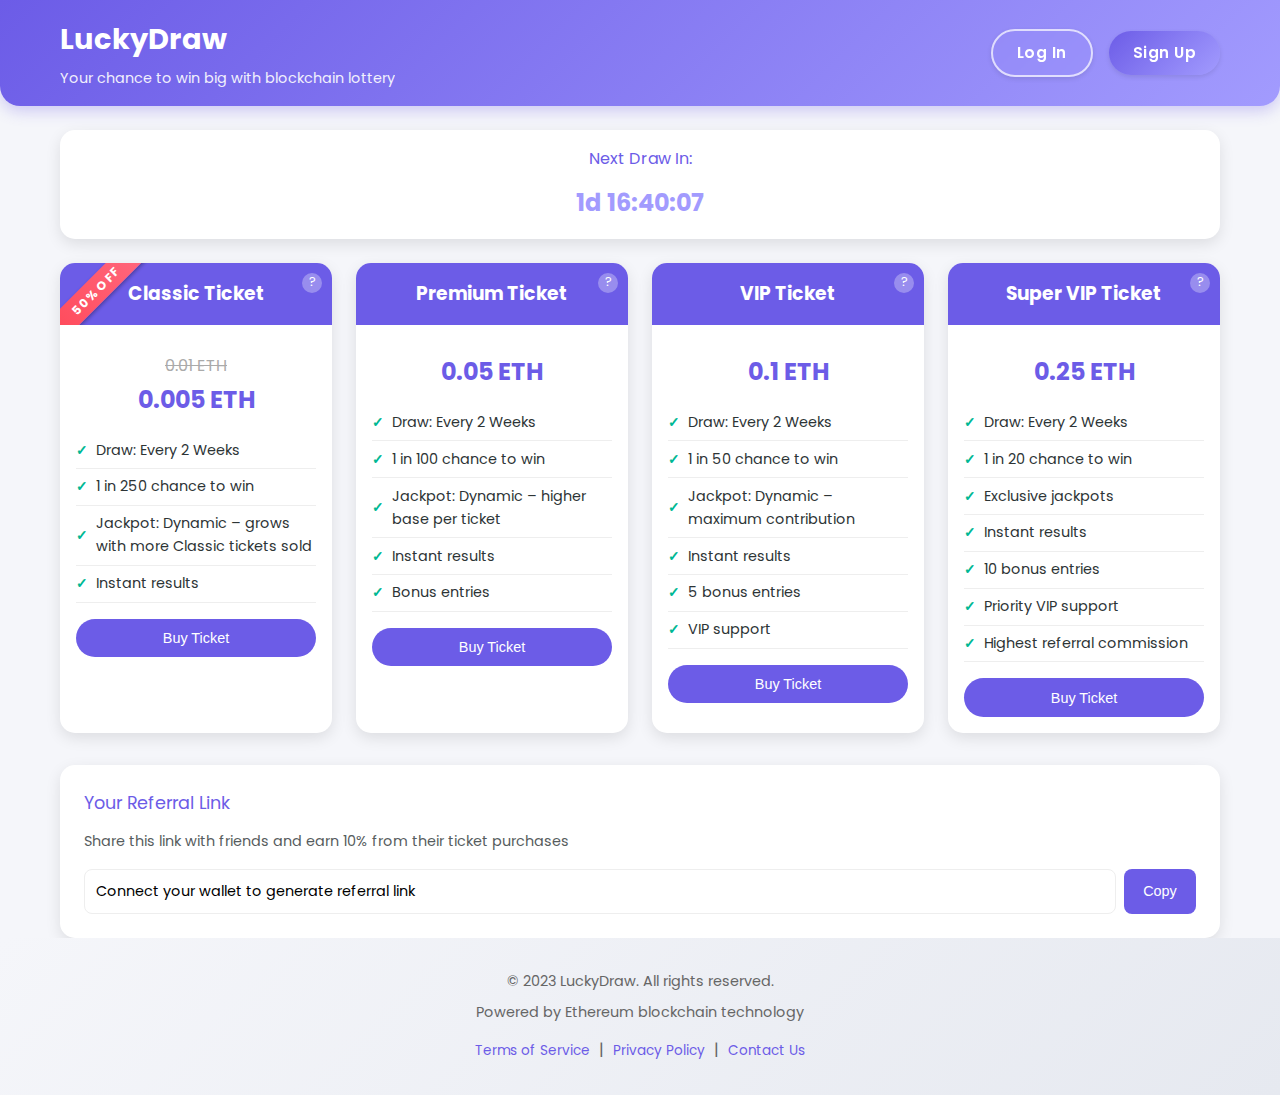
<file: index.html>
<!DOCTYPE html>

<html lang="en">
<head>
<!-- Manifest -->
<link href="/manifest.json" rel="manifest"/>
<meta content="#7c3aed" name="theme-color"/>
<!-- Favicon -->
<link href="/favicon.ico" rel="icon" type="image/x-icon"/>
<!-- SEO Meta -->
<meta content="Join LuckyDraw and buy lottery tickets to win big prizes online!" name="description"/>
<meta content="lottery, tickets, crypto draw, LuckyDraw, win" name="keywords"/>
<meta content="LuckyDraw Team" name="author"/>
<meta content="width=device-width, initial-scale=1.0" name="viewport"/>
<meta charset="utf-8"/>
<title>LuckyDraw - Premium Lottery Tickets</title>
<link href="https://fonts.googleapis.com/css2?family=Poppins:wght@300;400;500;600;700&amp;display=swap" rel="stylesheet"/>
<style>
        :root {
            --primary: #6c5ce7;
            --secondary: #a29bfe;
            --dark: #2d3436;
            --light: #f5f6fa;
            --success: #00b894;
            --danger: #d63031;
            --gray: #666;
        }
        
        * {
            margin: 0;
            padding: 0;
            box-sizing: border-box;
        }
        
        body {
            font-family: 'Poppins', sans-serif;
            background-color: var(--light);
            color: var(--dark);
            line-height: 1.6;
            min-height: 100vh;
            display: flex;
            flex-direction: column;
        }
        
        .container {
            max-width: 1200px;
            margin: 0 auto;
            padding: 0 20px;
            width: 100%;
        }
        
        header {
            background: linear-gradient(135deg, var(--primary), var(--secondary));
            color: white;
            padding: 1rem 0;
            border-radius: 0 0 20px 20px;
            box-shadow: 0 5px 15px rgba(108, 92, 231, 0.3);
            position: relative;
        }
        
        .header-container {
            display: flex;
            justify-content: space-between;
            align-items: center;
        }
        
        .logo-tagline {
            flex: 1;
        }
        
        .logo {
            font-size: 1.8rem;
            font-weight: 700;
        }
        
        .tagline {
            font-size: 0.9rem;
            opacity: 0.9;
            margin-top: 0.3rem;
        }
        
        .auth-buttons {
            display: flex;
            gap: 1rem;
            align-items: center;
        }

        .auth-btn {
            padding: 0.6rem 1.5rem;
            border-radius: 30px;
            font-weight: 600;
            cursor: pointer;
            transition: all 0.3s cubic-bezier(0.25, 0.8, 0.25, 1);
            text-decoration: none;
            font-size: 0.95rem;
            letter-spacing: 0.5px;
            box-shadow: 0 2px 5px rgba(0, 0, 0, 0.1);
            position: relative;
            overflow: hidden;
        }

        .login-btn {
            background: transparent;
            color: white;
            border: 2px solid rgba(255, 255, 255, 0.7);
            backdrop-filter: blur(5px);
            transition: all 0.4s ease;
        }

        .login-btn:hover {
            background: rgba(255, 255, 255, 0.15);
            border-color: white;
            transform: translateY(-2px);
            box-shadow: 0 5px 15px rgba(255, 255, 255, 0.2);
        }

        .signup-btn {
            background: linear-gradient(135deg, #6c5ce7, #a29bfe);
            color: white;
            border: none;
            position: relative;
            z-index: 1;
        }

        .signup-btn::before {
            content: '';
            position: absolute;
            top: 0;
            left: 0;
            width: 100%;
            height: 100%;
            background: linear-gradient(135deg, #a29bfe, #6c5ce7);
            z-index: -1;
            opacity: 0;
            transition: opacity 0.4s ease;
            border-radius: 30px;
        }

        .signup-btn:hover {
            transform: translateY(-2px);
            box-shadow: 0 8px 20px rgba(108, 92, 231, 0.3);
        }

        .signup-btn:hover::before {
            opacity: 1;
        }

        .auth-btn:active {
            transform: translateY(1px) scale(0.98);
        }

        .countdown-container {
            background: white;
            border-radius: 15px;
            padding: 1rem;
            margin: 1.5rem 0;
            box-shadow: 0 5px 15px rgba(0, 0, 0, 0.1);
            text-align: center;
        }

        .countdown-title {
            font-size: 1rem;
            margin-bottom: 0.8rem;
            color: var(--primary);
        }

        .countdown-timer {
            font-size: 1.5rem;
            font-weight: 700;
            color: var(--secondary);
        }
        
        .ticket-grid {
            display: grid;
            grid-template-columns: repeat(4, 1fr);
            gap: 1.5rem;
            margin-bottom: 2rem;
        }
        
        .ticket-card {
            background: white;
            border-radius: 15px;
            overflow: hidden;
            box-shadow: 0 5px 15px rgba(0, 0, 0, 0.1);
            transition: transform 0.3s ease, box-shadow 0.3s ease;
            position: relative;
        }
        
        .ticket-card:hover {
            transform: translateY(-5px);
            box-shadow: 0 10px 20px rgba(0, 0, 0, 0.15);
        }
        
        .ticket-header {
            background: var(--primary);
            color: white;
            padding: 1rem;
            text-align: center;
            position: relative;
        }
        
        .info-icon {
            position: absolute;
            top: 10px;
            right: 10px;
            width: 20px;
            height: 20px;
            background-color: rgba(255, 255, 255, 0.3);
            border-radius: 50%;
            display: flex;
            justify-content: center;
            align-items: center;
            font-size: 0.8rem;
            cursor: help;
            transition: all 0.3s ease;
        }

        .info-icon:hover {
            background-color: rgba(255, 255, 255, 0.5);
            transform: scale(1.1);
        }

        .badge-discount {
            position: absolute;
            top: -10px;
            right: -10px;
            background: linear-gradient(45deg, #ff416c, #ff4b2b);
            color: white;
            padding: 6px 10px;
            font-size: 0.75rem;
            font-weight: bold;
            border-radius: 50px;
            box-shadow: 0 0 8px rgba(0,0,0,0.3);
            z-index: 10;
            animation: pulse 2s infinite;
        }

        @keyframes pulse {
            0% {
                transform: scale(1);
            }
            50% {
                transform: scale(1.05);
            }
            100% {
                transform: scale(1);
            }
        }

        /* New Modern Glass Card Modal Styles */
        .glass-modal {
            display: none;
            position: fixed;
            top: 0;
            left: 0;
            width: 100%;
            height: 100%;
            background: rgba(0, 0, 0, 0.7);
            z-index: 1000;
            justify-content: center;
            align-items: center;
            backdrop-filter: blur(8px);
        }

        .glass-card {
            background: rgba(255, 255, 255, 0.95);
            border-radius: 20px;
            width: 90%;
            max-width: 700px;
            padding: 0;
            box-shadow: 0 15px 40px rgba(0, 0, 0, 0.25);
            border: 1px solid rgba(255, 255, 255, 0.4);
            position: relative;
            animation: modalFadeIn 0.4s cubic-bezier(0.175, 0.885, 0.32, 1.275);
            overflow: hidden;
        }

        .glass-card-header {
            background: linear-gradient(135deg, var(--primary), var(--secondary));
            color: white;
            padding: 1.5rem;
            display: flex;
            justify-content: space-between;
            align-items: center;
        }

        .glass-card-title {
            font-size: 1.5rem;
            font-weight: 600;
            margin: 0;
        }

        .close-glass-modal {
            font-size: 1.8rem;
            cursor: pointer;
            color: white;
            opacity: 0.8;
            transition: opacity 0.3s ease;
            line-height: 1;
        }

        .close-glass-modal:hover {
            opacity: 1;
        }

        .glass-card-body {
            padding: 2rem;
            max-height: 70vh;
            overflow-y: auto;
        }

        .language-selector-container {
            position: relative;
            margin-bottom: 1.5rem;
            width: 200px;
        }

        .language-selector {
            width: 100%;
            padding: 0.8rem 1rem;
            border-radius: 10px;
            border: 2px solid #e0e0e0;
            font-family: 'Poppins', sans-serif;
            font-size: 0.95rem;
            background-color: white;
            cursor: pointer;
            appearance: none;
            transition: all 0.3s ease;
            background-image: url("data:image/svg+xml;charset=UTF-8,%3csvg xmlns='http://www.w3.org/2000/svg' viewBox='0 0 24 24' fill='none' stroke='%236c5ce7' stroke-width='2' stroke-linecap='round' stroke-linejoin='round'%3e%3cpolyline points='6 9 12 15 18 9'%3e%3c/polyline%3e%3c/svg%3e");
            background-repeat: no-repeat;
            background-position: right 0.7rem center;
            background-size: 1rem;
            padding-right: 2rem;
        }

        .language-selector:focus {
            outline: none;
            border-color: var(--primary);
            box-shadow: 0 0 0 3px rgba(108, 92, 231, 0.2);
        }

        .language-selector option {
            padding: 0.5rem;
        }

        .ticket-content {
            background: white;
            border-radius: 12px;
            padding: 1.5rem;
            box-shadow: 0 5px 15px rgba(0, 0, 0, 0.05);
        }

        .ticket-content h3 {
            color: var(--primary);
            margin-bottom: 1rem;
            font-size: 1.3rem;
            display: flex;
            align-items: center;
            gap: 0.5rem;
        }

        .ticket-content h3 span {
            font-size: 1.5rem;
        }

        .ticket-content p {
            margin-bottom: 1rem;
            line-height: 1.7;
        }

        .ticket-content ul {
            list-style: none;
            margin: 1.5rem 0;
            padding: 0;
        }

        .ticket-content ul li {
            padding: 0.5rem 0;
            display: flex;
            align-items: flex-start;
            gap: 0.7rem;
        }

        .ticket-content ul li:before {
            content: "✓";
            color: var(--success);
            font-weight: bold;
            margin-top: 2px;
        }

        .ticket-content .tip {
            background: rgba(108, 92, 231, 0.1);
            border-left: 3px solid var(--primary);
            padding: 0.8rem;
            border-radius: 0 8px 8px 0;
            margin-top: 1.5rem;
            font-size: 0.9rem;
        }

        .rtl-text {
            direction: rtl;
            text-align: right;
        }
        
        .bold {
            font-weight: bold;
        }
        
        .ticket-body {
            padding: 1rem;
        }
        
        .ticket-price {
            font-size: 1.5rem;
            font-weight: 700;
            color: var(--primary);
            margin: 0.8rem 0;
            text-align: center;
        }
        
        .ticket-features {
            list-style: none;
            margin-bottom: 1rem;
        }
        
        .ticket-features li {
            padding: 0.4rem 0;
            border-bottom: 1px solid #eee;
            display: flex;
            align-items: center;
            font-size: 0.9rem;
        }
        
        .ticket-features li:before {
            content: "✓";
            color: var(--success);
            margin-right: 0.5rem;
            font-weight: bold;
        }
        
        .btn {
            display: inline-block;
            background: var(--primary);
            color: white;
            padding: 0.7rem 1.2rem;
            border: none;
            border-radius: 50px;
            font-size: 0.9rem;
            font-weight: 500;
            cursor: pointer;
            transition: all 0.3s ease;
            text-align: center;
            width: 100%;
        }
        
        .btn:hover {
            background: var(--secondary);
            transform: translateY(-2px);
            box-shadow: 0 5px 15px rgba(108, 92, 231, 0.4);
        }
        
        .network-selector {
            margin: 1rem 0;
            width: 100%;
            padding: 0.7rem;
            border-radius: 8px;
            border: 1px solid #eee;
            font-family: 'Poppins', sans-serif;
            font-size: 0.9rem;
        }
        
        .modal {
            display: none;
            position: fixed;
            top: 0;
            left: 0;
            width: 100%;
            height: 100%;
            background: rgba(0, 0, 0, 0.5);
            z-index: 1000;
            justify-content: center;
            align-items: center;
        }
        
        .modal-content {
            background: white;
            border-radius: 15px;
            width: 90%;
            max-width: 450px;
            padding: 1.5rem;
            position: relative;
            animation: modalFadeIn 0.3s ease;
        }
        
        @keyframes modalFadeIn {
            from {
                opacity: 0;
                transform: translateY(-20px);
            }
            to {
                opacity: 1;
                transform: translateY(0);
            }
        }
        
        .close-modal {
            position: absolute;
            top: 1rem;
            right: 1rem;
            font-size: 1.5rem;
            cursor: pointer;
            color: var(--dark);
            opacity: 0.5;
            transition: opacity 0.3s ease;
        }
        
        .close-modal:hover {
            opacity: 1;
        }
        
        .modal-title {
            font-size: 1.3rem;
            margin-bottom: 1rem;
            color: var(--primary);
        }
        
        .payment-details {
            margin-bottom: 1rem;
        }
        
        .payment-amount {
            font-size: 1.1rem;
            font-weight: 600;
            margin-bottom: 0.5rem;
        }
        
        .wallet-status {
            font-size: 0.85rem;
            margin-bottom: 0.8rem;
            padding: 0.5rem;
            border-radius: 5px;
        }
        
        .wallet-connected {
            background: rgba(0, 184, 148, 0.1);
            color: var(--success);
        }
        
        .wallet-disconnected {
            background: rgba(214, 48, 49, 0.1);
            color: var(--danger);
        }
        
        .user-tickets {
            background: white;
            border-radius: 15px;
            padding: 1.5rem;
            margin-bottom: 2rem;
            box-shadow: 0 5px 15px rgba(0, 0, 0, 0.1);
        }
        
        .section-title {
            font-size: 1.3rem;
            margin-bottom: 1rem;
            color: var(--primary);
            position: relative;
            padding-bottom: 0.5rem;
        }
        
        .section-title:after {
            content: "";
            position: absolute;
            bottom: 0;
            left: 0;
            width: 40px;
            height: 3px;
            background: var(--primary);
        }
        
        .referral-section {
            background: white;
            border-radius: 15px;
            padding: 1.5rem;
            margin-top: 1.5rem;
            box-shadow: 0 5px 15px rgba(0, 0, 0, 0.1);
        }

        .referral-title {
            font-size: 1.1rem;
            margin-bottom: 0.8rem;
            color: var(--primary);
        }

        .referral-description {
            margin-bottom: 1rem;
            color: var(--dark);
            opacity: 0.8;
            font-size: 0.9rem;
        }

        .referral-input-group {
            display: flex;
            gap: 0.5rem;
        }

        .referral-input {
            flex: 1;
            padding: 0.7rem;
            border: 1px solid #eee;
            border-radius: 8px;
            font-family: 'Poppins', sans-serif;
            font-size: 0.9rem;
        }

        .copy-btn {
            background: var(--primary);
            color: white;
            border: none;
            border-radius: 8px;
            padding: 0 1.2rem;
            cursor: pointer;
            transition: all 0.3s ease;
            font-size: 0.9rem;
        }

        .copy-btn:hover {
            background: var(--secondary);
        }

        .copied-message {
            margin-top: 0.5rem;
            color: var(--success);
            font-size: 0.85rem;
            display: none;
        }
        
        .ticket-list {
            list-style: none;
        }
        
        .ticket-item {
            padding: 0.8rem;
            border-bottom: 1px solid #eee;
            display: flex;
            justify-content: space-between;
            align-items: center;
            font-size: 0.9rem;
        }
        
        .ticket-item:last-child {
            border-bottom: none;
        }
        
        .ticket-number {
            font-weight: 600;
            color: var(--primary);
        }
        
        footer {
            text-align: center;
            padding: 2rem 0;
            color: var(--gray);
            background: linear-gradient(135deg, #f5f6fa, #e6e9f0);
            margin-top: auto;
        }
        
        footer p {
            margin-bottom: 0.5rem;
            font-size: 0.9rem;
        }
        
        footer p:last-child {
            margin-bottom: 0;
            font-size: 0.8rem;
            opacity: 0.7;
        }
        
        .footer-links {
            margin-top: 0.8rem;
        }
        
        .footer-links a {
            color: var(--primary);
            text-decoration: none;
            margin: 0 5px;
            transition: all 0.3s ease;
            font-size: 0.85rem;
        }
        
        .footer-links a:hover {
            color: var(--secondary);
            text-decoration: underline;
        }
        
        @media (max-width: 1024px) {
            .ticket-grid {
                grid-template-columns: repeat(2, 1fr);
            }
        }

        @media (max-width: 768px) {
            .ticket-grid {
                grid-template-columns: 1fr;
            }
            
            .logo {
                font-size: 1.5rem;
            }
            
            .tagline {
                font-size: 0.8rem;
            }
            
            .auth-buttons {
                gap: 0.5rem;
            }
            
            .auth-btn {
                padding: 0.4rem 0.8rem;
                font-size: 0.8rem;
            }
            
            .referral-input-group {
                flex-direction: column;
            }
            
            .copy-btn {
                padding: 0.7rem;
                width: 100%;
            }

            .glass-card {
                width: 95%;
            }
            
            .glass-card-body {
                padding: 1.5rem;
            }
        }

        @media (max-width: 480px) {
            .glass-card-body {
                padding: 1rem;
            }
            
            .language-selector-container {
                width: 100%;
            }
        }
		/* Diagonal Discount Banner */
/* Diagonal Discount Banner - Updated for left position */
.discount-banner {
  position: absolute;
  top: 15px;
  left: -35px; /* تغییر از right به left */
  background: #FF4757;
  color: white;
  font-weight: bold;
  font-size: 12px;
  padding: 3px 40px;
  text-align: center;
  transform: rotate(-45deg); /* تغییر جهت چرخش به -45 درجه */
  box-shadow: 0 2px 4px rgba(0, 0, 0, 0.3);
  z-index: 10;
  pointer-events: none;
  text-transform: uppercase;
  letter-spacing: 1px;
}

.classic-ticket-banner {
  background: linear-gradient(to right, #FF4757, #FF6B81);
}

/* For Classic Ticket specifically */
.classic-ticket-banner {
  background: linear-gradient(to right, #FF4757, #FF6B81);
}

       /* Discount badge styles */
<div class="ticket-card" style="position: relative; overflow: visible;">
    <div class="ticket-header" style="position: relative;"><div class="diagonal-banner">50% OFF</div>
        <h3>Classic Ticket</h3>
        <div class="info-icon" data-ticket="classic">?</div>
        <div class="medal-ribbon">
            <div class="medal">50% OFF</div>
        </div>
    </div>
    <!-- بقیه محتوای کارت -->
</div>

.hanging-discount-badge::after {
    content: '';
    position: absolute;
    top: 0;
    left: 0;
    right: 0;
    bottom: 0;
    background: linear-gradient(135deg, rgba(255,255,255,0.3) 0%, rgba(255,255,255,0) 50%);
    border-radius: 4px;
    pointer-events: none;
}

.hanging-discount-badge:hover {
    transform: rotate(15deg) scale(1.05);
    box-shadow: 0 6px 12px rgba(0,0,0,0.25);
}

@keyframes swing {
    0% { transform: rotate(12deg); }
    50% { transform: rotate(18deg); }
    100% { transform: rotate(12deg); }
}
@keyframes swing {
    0% { transform: rotate(15deg); }
    100% { transform: rotate(25deg); }
}

/* Price styles */
.ticket-price {
    display: flex;
    flex-direction: column;
    align-items: center;
    gap: 2px;
    margin: 0.8rem 0;
}

.original-price {
    font-size: 1rem;
    color: #aaa;
    text-decoration: line-through;
    font-weight: normal;
}

.discounted-price {
    font-size: 1.5rem;
    font-weight: 700;
    color: var(--primary);
}

/* مدال ورزشی آویزان */
.medal-ribbon {
    position: absolute;
    top: -5px;
    right: -5px;
    width: 40px;
    height: 60px;
    overflow: hidden;
    z-index: 10;
}

.medal {
    position: relative;
    width: 40px;
    height: 40px;
    background: linear-gradient(135deg, #FFD700, #FFA500);
    color: #fff;
    border-radius: 50%;
    display: flex;
    align-items: center;
    justify-content: center;
    font-size: 0.7rem;
    font-weight: bold;
    text-shadow: 0 1px 2px rgba(0,0,0,0.3);
    box-shadow: 0 3px 6px rgba(0,0,0,0.16);
    animation: swing 3s ease-in-out infinite;
    transform-origin: top center;
}

.medal::before {
    content: '';
    position: absolute;
    top: -15px;
    left: 50%;
    transform: translateX(-50%);
    width: 20px;
    height: 20px;
    background: #FF6347;
    clip-path: polygon(50% 0%, 0% 100%, 100% 100%);
}

.medal::after {
    content: '';
    position: absolute;
    bottom: -15px;
    left: 50%;
    transform: translateX(-50%);
    width: 2px;
    height: 15px;
    background: #888;
}

@keyframes swing {
    0%, 100% { transform: rotate(-10deg); }
    50% { transform: rotate(10deg); }
}

/* Diagonal Banner with fixed positioning */
/* Diagonal Banner with fixed positioning */
.diagonal-banner {
  position: absolute;
  top: 6px;
  left: 6px;
  background: #ff1a1a;
  color: white;
  font-weight: bold;
  font-size: 0.75rem;
  padding: 5px 40px;
  transform: rotate(-45deg);
  transform-origin: top left;
  z-index: 999;
  box-shadow: 0 2px 4px rgba(0,0,0,0.25);
  pointer-events: none;
}


/* New Stylish Ribbon */
.ribbon {
  width: 150px;
  height: 150px;
  overflow: hidden;
  position: absolute;
  top: -10px;
  left: -10px;
  z-index: 10;
}
.ribbon span {
  position: absolute;
  display: block;
  width: 225px;
  padding: 10px 0;
  background: linear-gradient(to bottom, #f9d423 0%, #ff4e50 100%);
  color: white;
  font: bold 12px sans-serif;
  text-align: center;
  transform: rotate(-45deg);
  box-shadow: 0 3px 10px rgba(0,0,0,0.3);
  top: 25px;
  left: -45px;
}
</style>
</head>
<body>
<header>
<div class="container header-container">
<div class="logo-tagline">
<div class="logo">LuckyDraw</div>
<div class="tagline">Your chance to win big with blockchain lottery</div>
</div>
<div class="auth-buttons">
<a class="auth-btn login-btn" href="/login">Log In</a>
<a class="auth-btn signup-btn" href="/register.html">Sign Up</a>
</div>
</div>
</header>
<div class="container">
<div class="countdown-container">
<div class="countdown-title">Next Draw In:</div>
<div class="countdown-timer" id="countdownTimer">00:00:00</div>
</div>
<div class="ticket-grid">
<!-- Classic Ticket -->
<!-- Classic Ticket -->
<!-- Classic Ticket -->
<div class="ticket-card">
    <div class="ticket-header" style="position: relative; overflow: hidden;">
        <div class="discount-banner classic-ticket-banner">50% OFF</div>
        <h3>Classic Ticket</h3>
        <div class="info-icon" data-ticket="classic">?</div>
    </div>
    <div class="ticket-body">
        <div class="ticket-price">
            <span class="original-price">0.01 ETH</span>
            <span class="discounted-price">0.005 ETH</span>
        </div>
        <ul class="ticket-features">
            <li>Draw: Every 2 Weeks</li>
            <li>1 in 250 chance to win</li>
            <li>Jackpot: Dynamic – grows with more Classic tickets sold</li>
            <li>Instant results</li>
        </ul>
        <button class="btn buy-btn" data-price="0.005">Buy Ticket</button>
    </div>
</div>
<!-- Premium Ticket -->
<div class="ticket-card">
<div class="ticket-header">
<h3>Premium Ticket</h3>
<div class="info-icon" data-ticket="premium">?</div>
</div>
<div class="ticket-body">
<div class="ticket-price">0.05 ETH</div>
<ul class="ticket-features">
<li>Draw: Every 2 Weeks</li>
<li>1 in 100 chance to win</li>
<li>Jackpot: Dynamic – higher base per ticket</li>
<li>Instant results</li>
<li>Bonus entries</li>
</ul>
<button class="btn buy-btn" data-price="0.05">Buy Ticket</button>
</div>
</div>
<!-- VIP Ticket -->
<div class="ticket-card">
<div class="ticket-header">
<h3>VIP Ticket</h3>
<div class="info-icon" data-ticket="vip">?</div>
</div>
<div class="ticket-body">
<div class="ticket-price">0.1 ETH</div>
<ul class="ticket-features">
<li>Draw: Every 2 Weeks</li>
<li>1 in 50 chance to win</li>
<li>Jackpot: Dynamic – maximum contribution</li>
<li>Instant results</li>
<li>5 bonus entries</li>
<li>VIP support</li>
</ul>
<button class="btn buy-btn" data-price="0.1">Buy Ticket</button>
</div>
</div>
<!-- Super VIP Ticket -->
<div class="ticket-card">
<div class="ticket-header">
<h3>Super VIP Ticket</h3>
<div class="info-icon" data-ticket="supervip">?</div>
</div>
<div class="ticket-body">
<div class="ticket-price">0.25 ETH</div>
<ul class="ticket-features">
<li>Draw: Every 2 Weeks</li>
<li>1 in 20 chance to win</li>
<li>Exclusive jackpots</li>
<li>Instant results</li>
<li>10 bonus entries</li>
<li>Priority VIP support</li>
<li>Highest referral commission</li>
</ul>
<button class="btn buy-btn" data-price="0.25">Buy Ticket</button>
</div>
</div>
</div>
<div class="referral-section" id="referralSection">
<div class="referral-title">Your Referral Link</div>
<div class="referral-description">Share this link with friends and earn 10% from their ticket purchases</div>
<div class="referral-input-group">
<input class="referral-input" id="referralLink" readonly="" type="text" value="Connect your wallet to generate referral link"/>
<button class="copy-btn" id="copyReferralBtn">Copy</button>
</div>
<div class="copied-message" id="copiedMessage">Copied to clipboard!</div>
</div>
</div>
<!-- Modern Glass Card Modal -->
<div class="glass-modal" id="glassModal">
<div class="glass-card">
<div class="glass-card-header">
<h3 class="glass-card-title" id="modalTicketTitle">Ticket Details</h3>
<span class="close-glass-modal">×</span>
</div>
<div class="glass-card-body">
<div class="language-selector-container">
<select class="language-selector" id="languageSelector">
<option value="english">English</option>
<option value="french">Français</option>
<option value="german">Deutsch</option>
<option value="spanish">Español</option>
<option value="russian">Русский</option>
<option value="arabic">العربية</option>
<option value="persian">فارسی</option>
</select>
</div>
<div class="ticket-content" id="glassCardContent">
<!-- Content will be dynamically inserted here -->
</div>
</div>
</div>
</div>
<div class="modal" id="paymentModal">
<div class="modal-content">
<span class="close-modal">×</span>
<h2 class="modal-title">Complete Your Purchase</h2>
<div class="payment-details">
<div class="payment-amount" id="paymentAmount">Amount: 0.01 ETH</div>
<select class="network-selector" id="networkSelector">
<option value="0x1">Ethereum Mainnet</option>
<option value="0x38">Binance Smart Chain</option>
<option value="0x89">Polygon</option>
</select>
<p>You'll be redirected to MetaMask to complete your payment</p>
</div>
<div class="wallet-status" id="walletStatus">
                Wallet not connected
            </div>
<button class="btn" id="connectWallet">Connect MetaMask</button>
<button class="btn" id="confirmPayment" style="display: none; margin-top: 1rem;">Confirm Payment</button>
<div id="paymentStatus" style="margin-top: 1rem;"></div>
</div>
</div>
<footer>
<div class="container">
<div class="footer-content">
<p>© 2023 LuckyDraw. All rights reserved.</p>
<p>Powered by Ethereum blockchain technology</p>
<div class="footer-links">
<a href="#">Terms of Service</a> | 
                    <a href="#">Privacy Policy</a> | 
                    <a href="#">Contact Us</a>
</div>
</div>
</div>
</footer>
<script>
        // Global variables
        let currentPrice = 0;
        let userAccount = null;
        let currentTicketType = '';
        
        // DOM elements
        const paymentModal = document.getElementById('paymentModal');
        const paymentAmount = document.getElementById('paymentAmount');
        const walletStatus = document.getElementById('walletStatus');
        const connectWalletBtn = document.getElementById('connectWallet');
        const confirmPaymentBtn = document.getElementById('confirmPayment');
        const paymentStatus = document.getElementById('paymentStatus');
        const ticketsList = document.getElementById('ticketsList');
        const networkSelector = document.getElementById('networkSelector');
        const glassModal = document.getElementById('glassModal');
        const glassCardContent = document.getElementById('glassCardContent');
        const languageSelector = document.getElementById('languageSelector');
        const modalTicketTitle = document.getElementById('modalTicketTitle');
        
        // Ticket content in different languages
        const ticketContents = {
            classic: {
                english: `
                    <h3><span>🎟️</span> Classic Ticket – 🔥 Now only 0.005 ETH!</h3>
                    <p>Try your luck to win 🎁 big rewards – now at 🤑 half the price! The Classic Ticket is the perfect entry point to experience LuckyDraw. For just 0.005 ETH, you get a chance in the weekly draw with a simple and affordable structure.</p>
                    <ul>
                        <li>✅ Lowest-cost entry to the lottery</li>
                        <li>✅ Best option for first-time users</li>
                        <li>✅ No special requirements or conditions</li>
                        <li>✅ Now at 50% discount for limited time!</li>
                    </ul>
                    <div class="tip">💡 For those looking for more chances, more advanced options are also available.</div>
                `,
                french: `
                    <h3><span>🎟️</span> Ticket Classique – 🔥 Maintenant seulement 0,005 ETH !</h3>
                    <p>Tente ta chance pour gagner 🎁 de grandes récompenses – à 🤑 moitié prix ! Le ticket classique est l'option idéale pour découvrir LuckyDraw. Pour seulement 0.005 ETH, vous participez à la loterie hebdomadaire.</p>
                    <ul>
                        <li>✅ Entrée la moins chère</li>
                        <li>✅ Parfait pour les débutants</li>
                        <li>✅ Aucune exigence particulière</li>
                        <li>✅ Maintenant à 50% de réduction pour un temps limité !</li>
                    </ul>
                    <div class="tip">💡 Pour ceux qui cherchent plus de chances, des options plus avancées sont également disponibles.</div>
                `,
                german: `
                    <h3><span>🎟️</span> Classic Ticket – 🔥 Jetzt nur 0.005 ETH!</h3>
                    <p>Versuche dein Glück und gewinne 🎁 große Preise – zum 🤑 halben Preis! Das Classic Ticket ist der perfekte Einstieg in LuckyDraw. Für nur 0.005 ETH erhalten Sie eine Chance in der wöchentlichen Verlosung.</p>
                    <ul>
                        <li>✅ Günstigster Einstieg in die Lotterie</li>
                        <li>✅ Beste Option für Erstnutzer</li>
                        <li>✅ Keine besonderen Anforderungen</li>
                        <li>✅ Jetzt 50% Rabatt für begrenzte Zeit!</li>
                    </ul>
                    <div class="tip">💡 Für diejenigen, die nach mehr Chancen suchen, stehen auch fortgeschrittenere Optionen zur Verfügung.</div>
                `,
                spanish: `
                    <h3><span>🎟️</span> Boleto Clásico – 🔥 ¡Ahora solo 0.005 ETH!</h3>
                    <p>¡Prueba tu suerte y gana 🎁 grandes premios – por 🤑 la mitad del precio! El boleto clásico es el punto de entrada perfecto para experimentar LuckyDraw. Por solo 0.005 ETH, obtienes una oportunidad en el sorteo semanal.</p>
                    <ul>
                        <li>✅ Entrada más económica a la lotería</li>
                        <li>✅ Mejor opción para usuarios primerizos</li>
                        <li>✅ Sin requisitos especiales</li>
                        <li>✅ ¡Ahora con 50% de descuento por tiempo limitado!</li>
                    </ul>
                    <div class="tip">💡 Para aquellos que buscan más posibilidades, también hay opciones más avanzadas disponibles.</div>
                `,
                russian: `
                    <h3><span>🎟️</span> Классический билет – 🔥 Сейчас всего 0.005 ETH!</h3>
                    <p>Попробуй удачу и выиграй 🎁 большие призы – всего за 🤑 половину цены! Классический билет - это идеальная отправная точка для знакомства с LuckyDraw. Всего за 0.005 ETH вы получаете шанс в еженедельном розыгрыше.</p>
                    <ul>
                        <li>✅ Самый дешевый вход в лотерею</li>
                        <li>✅ Лучший вариант для новичков</li>
                        <li>✅ Без особых требований</li>
                        <li>✅ Сейчас 50% скидка на ограниченное время!</li>
                    </ul>
                    <div class="tip">💡 Для тех, кто ищет больше шансов, также доступны более продвинутые варианты.</div>
                `,
                arabic: `
                    <h3><span>🎟️</span> تذكرة كلاسيكية – 🔥 الآن فقط 0.005 ETH!</h3>
                    <p class="rtl-text">جرّب حظك للفوز بـ 🎁 جوائز ضخمة – بسعر 🤑 نصف القيمة! التذكرة الكلاسيكية هي نقطة البداية المثالية لتجربة LuckyDraw. مقابل 0.005 ETH فقط، تحصل على فرصة في السحب الأسبوعي.</p>
                    <ul class="rtl-text">
                        <li>✅ أدنى تكلفة لدخول اليانصيب</li>
                        <li>✅ أفضل خيار للمستخدمين لأول مرة</li>
                        <li>✅ لا توجد متطلبات خاصة</li>
                        <li>✅ الآن بخصم 50٪ لفترة محدودة!</li>
                    </ul>
                    <div class="tip rtl-text">💡 بالنسبة لأولئك الذين يبحثون عن فرص أكثر، تتوفر أيضًا خيارات أكثر تقدمًا.</div>
                `,
                persian: `
                    <h3><span>🎟️</span> بلیط کلاسیک – 🔥 اکنون فقط با 0.005 ETH!</h3>
                    <p class="rtl-text">با خرید بلیت کلاسیک، شانس خود را برای بردن 🎁 جوایز بزرگ امتحان کنید – آن هم با 🤑 نصف قیمت! بلیط کلاسیک بهترین گزینه برای آشنایی با دنیای LuckyDraw است. با فقط ۰٫۰۰۵ ETH، وارد قرعه‌کشی هفتگی می‌شوید.</p>
                    <ul class="rtl-text">
                        <li>✅ کم‌هزینه‌ترین روش ورود به قرعه‌کشی</li>
                        <li>✅ بهترین گزینه برای تجربه اول</li>
                        <li>✅ بدون نیاز به ثبت‌نام خاص یا شرایط ویژه</li>
                        <li>✅ همین حالا با ۵۰٪ تخفیف برای مدت محدود!</li>
                    </ul>
                    <div class="tip rtl-text">💡 برای کسانی که به‌دنبال شانس بیشتر هستند، گزینه‌های پیشرفته‌تر هم در دسترس است.</div>
                `
            },
            premium: {
                english: `
                    <h3><span>💎</span> Premium Ticket – 0.05 ETH</h3>
                    <p>For 0.05 ETH, the Premium Ticket gives you a better chance of winning in the weekly draws. This plan is designed to create a perfect balance between cost and return. If you're looking for a more professional experience than the Classic plan, Premium is definitely an excellent choice.</p>
                    <ul>
                        <li>✅ Better chance to win than Classic Ticket</li>
                        <li>✅ More valuable jackpots</li>
                        <li>✅ Professional experience with balanced budget</li>
                    </ul>
                    <div class="tip">💡 For those who want to receive additional rewards, the VIP or Super VIP plans are also available.</div>
                `,
                french: `
                    <h3><span>💎</span> Ticket Premium – 0.05 ETH</h3>
                    <p>Pour 0.05 ETH, le ticket Premium vous donne une meilleure chance de gagner aux tirages hebdomadaires. Ce plan est conçu pour créer un équilibre parfait entre coût et retour. Si vous recherchez une expérience plus professionnelle que le plan Classique, Premium est définitivement un excellent choix.</p>
                    <ul>
                        <li>✅ Meilleure chance de gagner que le ticket Classique</li>
                        <li>✅ Jackpots plus précieux</li>
                        <li>✅ Expérience professionnelle avec budget équilibré</li>
                    </ul>
                    <div class="tip">💡 Pour ceux qui souhaitent recevoir des récompenses supplémentaires, les plans VIP ou Super VIP sont également disponibles.</div>
                `,
                german: `
                    <h3><span>💎</span> Premium Ticket – 0.05 ETH</h3>
                    <p>Für 0.05 ETH gibt Ihnen das Premium Ticket eine bessere Gewinnchance bei den wöchentlichen Ziehungen. Dieser Plan ist so konzipiert, dass er ein perfektes Gleichgewicht zwischen Kosten und Rendite schafft. Wenn Sie nach einer professionelleren Erfahrung als dem Classic-Plan suchen, ist Premium definitiv eine ausgezeichnete Wahl.</p>
                    <ul>
                        <li>✅ Bessere Gewinnchance als das Classic Ticket</li>
                        <li>✅ Wertvollere Jackpots</li>
                        <li>✅ Professionelle Erfahrung mit ausgewogenem Budget</li>
                    </ul>
                    <div class="tip">💡 Für diejenigen, die zusätzliche Belohnungen erhalten möchten, stehen auch die VIP- oder Super VIP-Pläne zur Verfügung.</div>
                `,
                spanish: `
                    <h3><span>💎</span> Boleto Premium – 0.05 ETH</h3>
                    <p>Por 0.05 ETH, el boleto Premium te brinda una mejor oportunidad de ganar en los sorteos semanales. Este plan está diseñado para crear un equilibrio perfecto entre costo y retorno. Si buscas una experiencia más profesional que el plan Clásico, Premium es definitivamente una excelente opción.</p>
                    <ul>
                        <li>✅ Mejor oportunidad de ganar que el Boleto Clásico</li>
                        <li>✅ Jackpots más valiosos</li>
                        <li>✅ Experiencia profesional con presupuesto equilibrado</li>
                    </ul>
                    <div class="tip">💡 Para aquellos que desean recibir recompensas adicionales, también están disponibles los planes VIP o Super VIP.</div>
                `,
                russian: `
                    <h3><span>💎</span> Премиум билет – 0.05 ETH</h3>
                    <p>За 0.05 ETH премиум-билет дает вам больше шансов на победу в еженедельных розыгрышах. Этот план разработан для создания идеального баланса между стоимостью и отдачей. Если вы ищете более профессиональный опыт, чем классический план, Premium — определенно отличный выбор.</p>
                    <ul>
                        <li>✅ Лучшие шансы на победу, чем у классического билета</li>
                        <li>✅ Более ценные джекпоты</li>
                        <li>✅ Профессиональный опыт при сбалансированном бюджете</li>
                    </ul>
                    <div class="tip">💡 Для тех, кто хочет получать дополнительные вознаграждения, также доступны тарифные планы VIP или Super VIP.</div>
                `,
                arabic: `
                    <h3><span>💎</span> تذكرة متميزة – 0.05 ETH</h3>
                    <p class="rtl-text">مقابل 0.05 ETH، تمنحك التذكرة المتميزة فرصة أفضل للفوز في السحوبات الأسبوعية. تم تصميم هذه الخطة لخلق توازن مثالي بين التكلفة والعائد. إذا كنت تبحث عن تجربة أكثر احترافية من الخطة الكلاسيكية، فإن المتميزة هي بالتأكيد خيار ممتاز.</p>
                    <ul class="rtl-text">
                        <li>✅ فرصة أفضل للفوز من التذكرة الكلاسيكية</li>
                        <li>✅ جوائز أكبر قيمة</li>
                        <li>✅ تجربة احترافية بميزانية متوازنة</li>
                    </ul>
                    <div class="tip rtl-text">💡 بالنسبة لأولئك الذين يرغبون في الحصول على مكافآت إضافية، تتوفر أيضًا خطط VIP أو Super VIP.</div>
                `,
                persian: `
                    <h3><span>💎</span> بلیط پرمیوم – 0.05 ETH</h3>
                    <p class="rtl-text">با پرداخت ۰٫۰۵ ETH، بلیت پرمیوم به شما شانس بیشتری برای برنده‌شدن در قرعه‌کشی‌های هفتگی می‌دهد. این پلن به‌گونه‌ای طراحی شده که تعادل کاملی بین هزینه و بازده ایجاد کند. اگر به دنبال تجربه‌ای حرفه‌ای‌تر نسبت به پلن کلاسیک هستید، بدون شک Premium انتخاب عالی شماست.</p>
                    <ul class="rtl-text">
                        <li>✅ شانس برد بیشتر نسبت به بلیت کلاسیک</li>
                        <li>✅ جکپات‌های ارزشمندتر</li>
                        <li>✅ تجربه حرفه‌ای با بودجه متعادل</li>
                    </ul>
                    <div class="tip rtl-text">💡 برای کسانی که می‌خواهند پاداش‌های جانبی هم دریافت کنند، پلن VIP یا Super VIP هم در دسترس است.</div>
                `
            },
            vip: {
                english: `
                    <h3><span>👑</span> VIP Ticket – 0.1 ETH</h3>
                    <p>The VIP Ticket is designed for those looking for a higher level of play. With 0.1 ETH, you benefit from much better chances, access to special jackpots, and the ability to earn income by referring friends. This plan also upgrades your position in the lottery queue and creates a different experience.</p>
                    <ul>
                        <li>✅ Much higher chance of winning</li>
                        <li>✅ Bigger prizes with special benefits</li>
                        <li>✅ Activation of Referral feature (earning income by inviting friends)</li>
                        <li>✅ Priority in draws</li>
                    </ul>
                    <div class="tip">💡 If you're looking for maximum return and benefits, the Super VIP plan is your ideal option.</div>
                `,
                french: `
                    <h3><span>👑</span> Ticket VIP – 0.1 ETH</h3>
                    <p>Le ticket VIP est conçu pour ceux qui recherchent un niveau de jeu supérieur. Avec 0.1 ETH, vous bénéficiez de bien meilleures chances, d'un accès à des jackpots spéciaux et de la possibilité de gagner un revenu en parrainant des amis. Ce plan améliore également votre position dans la file d'attente de la loterie et crée une expérience différente.</p>
                    <ul>
                        <li>✅ Chance de gagner beaucoup plus élevée</li>
                        <li>✅ Prix plus importants avec avantages spéciaux</li>
                        <li>✅ Activation de la fonctionnalité de parrainage (gagner un revenu en invitant des amis)</li>
                        <li>✅ Priorité dans les tirages</li>
                    </ul>
                    <div class="tip">💡 Si vous recherchez un rendement et des avantages maximum, le plan Super VIP est votre option idéale.</div>
                `,
                german: `
                    <h3><span>👑</span> VIP Ticket – 0.1 ETH</h3>
                    <p>Das VIP-Ticket ist für diejenigen konzipiert, die nach einem höheren Spielniveau suchen. Mit 0.1 ETH profitieren Sie von viel besseren Gewinnchancen, Zugang zu speziellen Jackpots und der Möglichkeit, durch die Empfehlung von Freunden Einkommen zu erzielen. Dieser Plan verbessert auch Ihre Position in der Lotteriewarteschlange und schafft ein besonderes Erlebnis.</p>
                    <ul>
                        <li>✅ Viel höhere Gewinnchance</li>
                        <li>✅ Größere Preise mit besonderen Vorteilen</li>
                        <li>✅ Aktivierung der Empfehlungsfunktion (Einkommen durch Einladung von Freunden)</li>
                        <li>✅ Priorität bei den Ziehungen</li>
                    </ul>
                    <div class="tip">💡 Wenn Sie nach maximaler Rendite und Vorteilen suchen, ist der Super VIP-Plan Ihre ideale Option.</div>
                `,
                spanish: `
                    <h3><span>👑</span> Boleto VIP – 0.1 ETH</h3>
                    <p>El boleto VIP está diseñado para aquellos que buscan un nivel de juego superior. Con 0.1 ETH, te beneficias de muchas más posibilidades, acceso a premios especiales y la capacidad de generar ingresos al recomendar amigos. Este plan también mejora tu posición en la cola de la lotería y crea una experiencia diferente.</p>
                    <ul>
                        <li>✅ Mucha más probabilidad de ganar</li>
                        <li>✅ Premios más grandes con beneficios especiales</li>
                        <li>✅ Activación de la función de Referidos (ganar ingresos invitando amigos)</li>
                        <li>✅ Prioridad en los sorteos</li>
                    </ul>
                    <div class="tip">💡 Si buscas el máximo retorno y beneficios, el plan Super VIP es tu opción ideal.</div>
                `,
                russian: `
                    <h3><span>👑</span> VIP билет – 0.1 ETH</h3>
                    <p>VIP-билет предназначен для тех, кто ищет более высокий уровень игры. За 0.1 ETH вы получаете гораздо больше шансов, доступ к специальным джекпотам и возможность зарабатывать доход, приглашая друзей. Этот план также улучшает вашу позицию в лотерейной очереди и создает другой опыт.</p>
                    <ul>
                        <li>✅ Намного больше шансов на победу</li>
                        <li>✅ Более крупные призы с особыми преимуществами</li>
                        <li>✅ Активация функции рефералов (заработок за приглашение друзей)</li>
                        <li>✅ Приоритет в розыгрышах</li>
                    </ul>
                    <div class="tip">💡 Если вы ищете максимальную отдачу и преимущества, план Super VIP — ваш идеальный вариант.</div>
                `,
                arabic: `
                    <h3><span>👑</span> تذكرة VIP – 0.1 ETH</h3>
                    <p class="rtl-text">تم تصميم تذكرة VIP لأولئك الذين يبحثون عن مستوى أعلى من اللعب. مع 0.1 ETH، تستفيد من فرص أفضل بكثير، والوصول إلى جوائز خاصة، والقدرة على كسب الدخل من خلال إحالة الأصدقاء. تقوم هذه الخطة أيضًا بترقية موقعك في قائمة انتظار اليانصيب وتخلق تجربة مختلفة.</p>
                    <ul class="rtl-text">
                        <li>✅ فرصة أكبر بكثير للفوز</li>
                        <li>✅ جوائز أكبر مع مزايا خاصة</li>
                        <li>✅ تفعيل ميزة الإحالة (كسب الدخل عن طريق دعوة الأصدقاء)</li>
                        <li>✅ الأولوية في السحوبات</li>
                    </ul>
                    <div class="tip rtl-text">💡 إذا كنت تبحث عن أقصى عائد وفوائد، فإن خطة Super VIP هي خيارك المثالي.</div>
                `,
                persian: `
                    <h3><span>👑</span> بلیط VIP – 0.1 ETH</h3>
                    <p class="rtl-text">بلیط VIP برای کسانی طراحی شده که به‌دنبال سطح بالاتری از بازی هستند. با ۰٫۱ ETH، شما از شانس‌های بسیار بیشتر، دسترسی به جکپات‌های ویژه، و امکان کسب درآمد از طریق معرفی دوستان بهره‌مند می‌شوید. این پلن همچنین جایگاه شما را در صف قرعه‌کشی ارتقا می‌دهد و تجربه‌ای متفاوت را رقم می‌زند.</p>
                    <ul class="rtl-text">
                        <li>✅ شانس برد بسیار بالاتر</li>
                        <li>✅ جوایز بزرگ‌تر با مزایای ویژه</li>
                        <li>✅ فعال‌سازی قابلیت Referral (کسب درآمد از دعوت دوستان)</li>
                        <li>✅ اولویت در قرعه‌کشی‌ها</li>
                    </ul>
                    <div class="tip rtl-text">💡 اگر به‌دنبال بیشترین بازده و مزایا هستید، پلن Super VIP گزینه ایده‌آل شماست.</div>
                `
            },
            supervip: {
                english: `
                    <h3><span>🦾</span> Super VIP Ticket – 0.25 ETH</h3>
                    <p>The Super VIP Ticket provides a unique and professional experience for special users. With 0.25 ETH, you not only get the highest chance of winning, but also access to bigger prizes, exclusive jackpots, and the maximum referral reward percentage. This plan offers the most luxurious level of play.</p>
                    <ul>
                        <li>✅ Highest chance of winning in the lottery</li>
                        <li>✅ Access to the biggest jackpots</li>
                        <li>✅ Maximum income from referring friends</li>
                        <li>✅ Access to special and limited draws</li>
                    </ul>
                    <div class="tip">💡 Designed for professional and purposeful users to have a different experience of online lottery.</div>
                `,
                french: `
                    <h3><span>🦾</span> Ticket Super VIP – 0.25 ETH</h3>
                    <p>Le ticket Super VIP offre une expérience unique et professionnelle pour les utilisateurs spéciaux. Avec 0.25 ETH, vous obtenez non seulement la plus grande chance de gagner, mais également un accès à des prix plus importants, des jackpots exclusifs et le pourcentage maximum de récompense de parrainage. Ce plan offre le niveau de jeu le plus luxueux.</p>
                    <ul>
                        <li>✅ Plus grande chance de gagner à la loterie</li>
                        <li>✅ Accès aux plus gros jackpots</li>
                        <li>✅ Revenu maximum provenant du parrainage d'amis</li>
                        <li>✅ Accès à des tirages spéciaux et limités</li>
                    </ul>
                    <div class="tip">💡 Conçu pour les utilisateurs professionnels et déterminés afin de vivre une expérience différente de la loterie en ligne.</div>
                `,
                german: `
                    <h3><span>🦾</span> Super VIP Ticket – 0.25 ETH</h3>
                    <p>Das Super VIP-Ticket bietet ein einzigartiges und professionelles Erlebnis für besondere Benutzer. Mit 0.25 ETH erhalten Sie nicht nur die höchste Gewinnchance, sondern auch Zugang zu größeren Preisen, exklusiven Jackpots und dem maximalen Empfehlungsbelohnungsprozentsatz. Dieser Plan bietet das luxuriöseste Spielniveau.</p>
                    <ul>
                        <li>✅ Höchste Gewinnchance in der Lotterie</li>
                        <li>✅ Zugang zu den größten Jackpots</li>
                        <li>✅ Maximale Einnahmen durch die Empfehlung von Freunden</li>
                        <li>✅ Zugang zu besonderen und limitierten Ziehungen</li>
                    </ul>
                    <div class="tip">💡 Entwickelt für professionelle und zielstrebige Benutzer, um ein besonderes Online-Lotterieerlebnis zu haben.</div>
                `,
                spanish: `
                    <h3><span>🦾</span> Boleto Super VIP – 0.25 ETH</h3>
                    <p>El boleto Super VIP ofrece una experiencia única y profesional para usuarios especiales. Con 0.25 ETH, no solo obtienes la mayor probabilidad de ganar, sino también acceso a premios más grandes, premios exclusivos y el porcentaje máximo de recompensa por referidos. Este plan ofrece el nivel de juego más lujoso.</p>
                    <ul>
                        <li>✅ Mayor probabilidad de ganar en la lotería</li>
                        <li>✅ Acceso a los premios más grandes</li>
                        <li>✅ Ingresos máximos por recomendar amigos</li>
                        <li>✅ Acceso a sorteos especiales y limitados</li>
                    </ul>
                    <div class="tip">💡 Diseñado para usuarios profesionales y con propósito para tener una experiencia diferente de lotería en línea.</div>
                `,
                russian: `
                    <h3><span>🦾</span> Супер VIP билет – 0.25 ETH</h3>
                    <p>Билет Super VIP предоставляет уникальный и профессиональный опыт для особых пользователей. За 0.25 ETH вы получаете не только наивысшие шансы на победу, но и доступ к более крупным призам, эксклюзивным джекпотам и максимальному проценту вознаграждения за приглашение друзей. Этот план предлагает самый роскошный уровень игры.</p>
                    <ul>
                        <li>✅ Наивысшие шансы на победу в лотерее</li>
                        <li>✅ Доступ к самым большим джекпотам</li>
                        <li>✅ Максимальный доход от приглашения друзей</li>
                        <li>✅ Доступ к специальным и ограниченным розыгрышам</li>
                    </ul>
                    <div class="tip">💡 Разработан для профессиональных и целеустремленных пользователей, чтобы получить другой опыт онлайн-лотереи.</div>
                `,
                arabic: `
                    <h3><span>🦾</span> تذكرة سوبر VIP – 0.25 ETH</h3>
                    <p class="rtl-text">توفر تذكرة Super VIP تجربة فريدة ومهنية للمستخدمين الخاصين. مع 0.25 ETH، لا تحصل فقط على أعلى فرصة للفوز، ولكن أيضًا الوصول إلى جوائز أكبر، وجوائز حصرية، وأقصى نسبة مكافأة إحالة. تقدم هذه الخطة أرقى مستوى من اللعب.</p>
                    <ul class="rtl-text">
                        <li>✅ أعلى فرصة للفوز في اليانصيب</li>
                        <li>✅ الوصول إلى أكبر الجوائز</li>
                        <li>✅ أقصى قدر من الدخل من إحالة الأصدقاء</li>
                        <li>✅ الوصول إلى سحوبات خاصة ومحدودة</li>
                    </ul>
                    <div class="tip rtl-text">💡 مصمم للمستخدمين المحترفين والهادفين للحصول على تجربة مختلفة لليانصيب عبر الإنترنت.</div>
                `,
                persian: `
                    <h3><span>🦾</span> بلیط سوپر VIP – 0.25 ETH</h3>
                    <p class="rtl-text">بلیت Super VIP یک تجربه منحصربه‌فرد و حرفه‌ای برای کاربران خاص فراهم می‌کند. با ۰٫۲۵ ETH، نه‌تنها بالاترین شانس برنده‌شدن را دریافت می‌کنید، بلکه به جوایز بزرگ‌تر، جکپات‌های اختصاصی، و حداکثر درصد پاداش ارجاع دسترسی خواهید داشت. این پلن، لوکس‌ترین سطح بازی را ارائه می‌دهد.</p>
                    <ul class="rtl-text">
                        <li>✅ بیشترین شانس برنده‌شدن در قرعه‌کشی</li>
                        <li>✅ دسترسی به بزرگ‌ترین جکپات‌ها</li>
                        <li>✅ بیشترین میزان درآمد از معرفی دوستان</li>
                        <li>✅ دسترسی به قرعه‌کشی‌های ویژه و محدود</li>
                    </ul>
                    <div class="tip rtl-text">💡 برای کاربران حرفه‌ای و هدفمند طراحی شده تا تجربه‌ای متفاوت از قرعه‌کشی آنلاین داشته باشند.</div>
                `
            }
        };

        // Show glass modal with ticket info
        document.querySelectorAll('.info-icon').forEach(icon => {
            icon.addEventListener('click', function() {
                currentTicketType = this.getAttribute('data-ticket');
                glassModal.style.display = 'flex';
                
                // Set modal title based on ticket type
                const ticketTitles = {
                    classic: "Classic Ticket Details",
                    premium: "Premium Ticket Details",
                    vip: "VIP Ticket Details",
                    supervip: "Super VIP Ticket Details"
                };
                modalTicketTitle.textContent = ticketTitles[currentTicketType];
                
                updateTicketContent();
            });
        });

        // Close glass modal
        document.querySelector('.close-glass-modal').addEventListener('click', function() {
            glassModal.style.display = 'none';
        });

        // Close modal when clicking outside
        glassModal.addEventListener('click', function(e) {
            if (e.target === glassModal) {
                glassModal.style.display = 'none';
            }
        });

        // Update ticket content when language changes
        languageSelector.addEventListener('change', updateTicketContent);

        function updateTicketContent() {
            const selectedLanguage = languageSelector.value;
            glassCardContent.innerHTML = ticketContents[currentTicketType][selectedLanguage];
        }

        // Buy button click handlers
        document.querySelectorAll('.buy-btn').forEach(btn => {
            btn.addEventListener('click', function() {
                currentPrice = parseFloat(this.getAttribute('data-price'));
                paymentAmount.textContent = `Amount: ${currentPrice} ETH`;
                paymentModal.style.display = 'flex';
                
                // Check if wallet is already connected
                if (userAccount) {
                    walletStatus.textContent = `Connected: ${userAccount.substring(0, 6)}...${userAccount.substring(38)}`;
                    walletStatus.className = 'wallet-status wallet-connected';
                    connectWalletBtn.style.display = 'none';
                    confirmPaymentBtn.style.display = 'block';
                } else {
                    walletStatus.textContent = 'Wallet not connected';
                    walletStatus.className = 'wallet-status wallet-disconnected';
                    connectWalletBtn.style.display = 'block';
                    confirmPaymentBtn.style.display = 'none';
                }
            });
        });
        
        // Close modal
        document.querySelector('.close-modal').addEventListener('click', function() {
            paymentModal.style.display = 'none';
        });
        
        // Connect MetaMask wallet
        connectWalletBtn.addEventListener('click', async function() {
            try {
                // Check if MetaMask is installed
                if (typeof window.ethereum === 'undefined') {
                    throw new Error('MetaMask is not installed!');
                }
                
                // Request account access
                const accounts = await window.ethereum.request({ method: 'eth_requestAccounts' });
                userAccount = accounts[0];
                
                // Update UI
                walletStatus.textContent = `Connected: ${userAccount.substring(0, 6)}...${userAccount.substring(38)}`;
                walletStatus.className = 'wallet-status wallet-connected';
                connectWalletBtn.style.display = 'none';
                confirmPaymentBtn.style.display = 'block';
                
                // Generate referral link
                generateReferralLink();
                
                // Listen for account changes
                window.ethereum.on('accountsChanged', (accounts) => {
                    if (accounts.length === 0) {
                        // Wallet disconnected
                        userAccount = null;
                        walletStatus.textContent = 'Wallet not connected';
                        walletStatus.className = 'wallet-status wallet-disconnected';
                        connectWalletBtn.style.display = 'block';
                        confirmPaymentBtn.style.display = 'none';
                        document.getElementById('referralSection').style.display = 'none';
                    } else {
                        // Account changed
                        userAccount = accounts[0];
                        walletStatus.textContent = `Connected: ${userAccount.substring(0, 6)}...${userAccount.substring(38)}`;
                        generateReferralLink();
                    }
                });
                
            } catch (error) {
                paymentStatus.innerHTML = `<span style="color: var(--danger)">Error: ${error.message}</span>`;
            }
        });
        
        // Confirm payment
        confirmPaymentBtn.addEventListener('click', async function() {
            paymentStatus.innerHTML = '<span style="color: blue">Processing transaction...</span>';
            
            try {
                // Switch to selected network first
                const chainId = networkSelector.value;
                const networkSwitched = await switchNetwork(chainId);
                
                if (!networkSwitched) {
                    throw new Error('Failed to switch network');
                }
                
                // Get current network symbol
                const symbol = getNetworkSymbol(chainId);
                
                // Update amount display with current network symbol
                paymentAmount.textContent = `Amount: ${currentPrice} ${symbol}`;
                
                // Transaction parameters
                const transactionParameters = {
                    to: '0xYourWalletAddressHere', // Replace with your wallet address
                    from: userAccount,
                    value: '0x' + (currentPrice * 1e18).toString(16), // Convert to wei
                    gasPrice: '0x' + (25000000000).toString(16), // 25 Gwei
                    gas: '0x' + (21000).toString(16), // Standard gas limit
                };
                
                // Send transaction
                const txHash = await window.ethereum.request({
                    method: 'eth_sendTransaction',
                    params: [transactionParameters],
                });
                
                // Check for referral and process if exists
                processReferral(userAccount, currentPrice);
                
                // Success message
                paymentStatus.innerHTML = `<span style="color: var(--success)">Payment successful! Transaction hash: ${txHash.substring(0, 10)}...</span>`;
                
                // Add ticket to user's list
                addTicketToUserList(currentPrice, txHash);
                
                // Close modal after 3 seconds
                setTimeout(() => {
                    paymentModal.style.display = 'none';
                    paymentStatus.innerHTML = '';
                }, 3000);
                
            } catch (error) {
                paymentStatus.innerHTML = `<span style="color: var(--danger)">Error: ${error.message}</span>`;
            }
        });
        
        // Add ticket to user's list
        function addTicketToUserList(price, txHash) {
            // Remove "no tickets" message if it exists
            if (ticketsList.children.length === 1 && ticketsList.children[0].textContent.includes('No tickets')) {
                ticketsList.innerHTML = '';
            }
            
            // Create new ticket item
            const li = document.createElement('li');
            li.className = 'ticket-item';
            
            const ticketId = 'T-' + Math.random().toString(36).substring(2, 9).toUpperCase();
            const date = new Date().toLocaleDateString();
            
            li.innerHTML = `
                <div>
                    <span class="ticket-number">${ticketId}</span>
                    <span> - ${date}</span>
                </div>
                <div>${price} ${getNetworkSymbol(networkSelector.value)}</div>
            `;
            
            ticketsList.appendChild(li);
        }
        
        // ========== Countdown Timer ==========
        function updateCountdown() {
            // Set next draw time (Saturday at 8 PM)
            const now = new Date();
            const nextSaturday = new Date();
            
            // Find next Saturday
            nextSaturday.setDate(now.getDate() + (6 - now.getDay() + 7) % 7);
            nextSaturday.setHours(20, 0, 0, 0); // 8 PM
            
            // If today is Saturday and before 8 PM
            if (now.getDay() === 6 && now.getHours() < 20) {
                nextSaturday.setDate(now.getDate());
            }
            
            const diff = nextSaturday - now;
            
            if (diff <= 0) {
                // If draw time has passed, set for next Saturday
                nextSaturday.setDate(nextSaturday.getDate() + 7);
                const newDiff = nextSaturday - now;
                updateTimerDisplay(newDiff);
                return;
            }
            
            updateTimerDisplay(diff);
        }

        function updateTimerDisplay(diff) {
            const days = Math.floor(diff / (1000 * 60 * 60 * 24));
            const hours = Math.floor((diff % (1000 * 60 * 60 * 24)) / (1000 * 60 * 60));
            const minutes = Math.floor((diff % (1000 * 60 * 60)) / (1000 * 60));
            const seconds = Math.floor((diff % (1000 * 60)) / 1000);
            
            document.getElementById('countdownTimer').textContent = 
                `${days}d ${hours.toString().padStart(2, '0')}:${minutes.toString().padStart(2, '0')}:${seconds.toString().padStart(2, '0')}`;
        }

        // Update timer every second
        updateCountdown();
        setInterval(updateCountdown, 1000);

        // ========== Blockchain Network Selection ==========
        const chainData = {
            '0x1': { name: 'Ethereum', symbol: 'ETH' },
            '0x38': { name: 'Binance', symbol: 'BNB' },
            '0x89': { name: 'Polygon', symbol: 'MATIC' }
        };

        // Switch network in MetaMask
        async function switchNetwork(chainId) {
            try {
                await window.ethereum.request({
                    method: 'wallet_switchEthereumChain',
                    params: [{ chainId }],
                });
                return true;
            } catch (error) {
                if (error.code === 4902) {
                    try {
                        await window.ethereum.request({
                            method: 'wallet_addEthereumChain',
                            params: [getNetworkParams(chainId)],
                        });
                        return true;
                    } catch (addError) {
                        console.error('Error adding network:', addError);
                        return false;
                    }
                }
                console.error('Error switching network:', error);
                return false;
            }
        }

        function getNetworkParams(chainId) {
            // Parameters for different networks
            const networks = {
                '0x1': {
                    chainName: 'Ethereum Mainnet',
                    nativeCurrency: { name: 'Ether', symbol: 'ETH', decimals: 18 },
                    rpcUrls: ['https://mainnet.infura.io/v3/'],
                    blockExplorerUrls: ['https://etherscan.io']
                },
                '0x38': {
                    chainName: 'Binance Smart Chain',
                    nativeCurrency: { name: 'BNB', symbol: 'BNB', decimals: 18 },
                    rpcUrls: ['https://bsc-dataseed.binance.org/'],
                    blockExplorerUrls: ['https://bscscan.com']
                },
                '0x89': {
                    chainName: 'Polygon Mainnet',
                    nativeCurrency: { name: 'MATIC', symbol: 'MATIC', decimals: 18 },
                    rpcUrls: ['https://polygon-rpc.com/'],
                    blockExplorerUrls: ['https://polygonscan.com']
                }
            };
            return { chainId, ...networks[chainId] };
        }

        function getNetworkSymbol(chainId) {
            return chainData[chainId]?.symbol || 'ETH';
        }

        // Change network when selected from list
        networkSelector.addEventListener('change', async function() {
            if (userAccount) {
                const success = await switchNetwork(this.value);
                if (success) {
                    paymentStatus.innerHTML = `<span style="color: var(--success)">Switched to ${chainData[this.value].name} network</span>`;
                    // Update price display with new symbol
                    paymentAmount.textContent = `Amount: ${currentPrice} ${chainData[this.value].symbol}`;
                } else {
                    paymentStatus.innerHTML = `<span style="color: var(--danger)">Failed to switch network</span>`;
                }
            }
        });

        // ========== Referral System ==========
        function generateReferralLink() {
            if (userAccount) {
                const referralLink = `${window.location.origin}${window.location.pathname}?ref=${userAccount}`;
                document.getElementById('referralLink').value = referralLink;
                document.getElementById('referralSection').style.display = 'block';
            }
        }

        // Copy referral link
        document.getElementById('copyReferralBtn').addEventListener('click', function() {
            const referralInput = document.getElementById('referralLink');
            referralInput.select();
            document.execCommand('copy');
            
            const copiedMessage = document.getElementById('copiedMessage');
            copiedMessage.style.display = 'block';
            setTimeout(() => {
                copiedMessage.style.display = 'none';
            }, 2000);
        });

        // Process referral
        function processReferral(referrer, amount) {
            const referralAddress = localStorage.getItem('referralAddress');
            if (referralAddress && referralAddress !== referrer) {
                // Calculate 10% commission
                const commission = amount * 0.1;
                console.log(`Referral commission: ${commission} to ${referralAddress}`);
                // Here you can process the commission transaction
            }
        }

        // Check referral parameter in URL
        function checkReferral() {
            const urlParams = new URLSearchParams(window.location.search);
            const refAddress = urlParams.get('ref');
            
            if (refAddress && /^0x[a-fA-F0-9]{40}$/.test(refAddress)) {
                // Store referral address in localStorage
                localStorage.setItem('referralAddress', refAddress);
            }
        }

        // Run on page load
        checkReferral();
    </script>
</body>
</html>
</file>
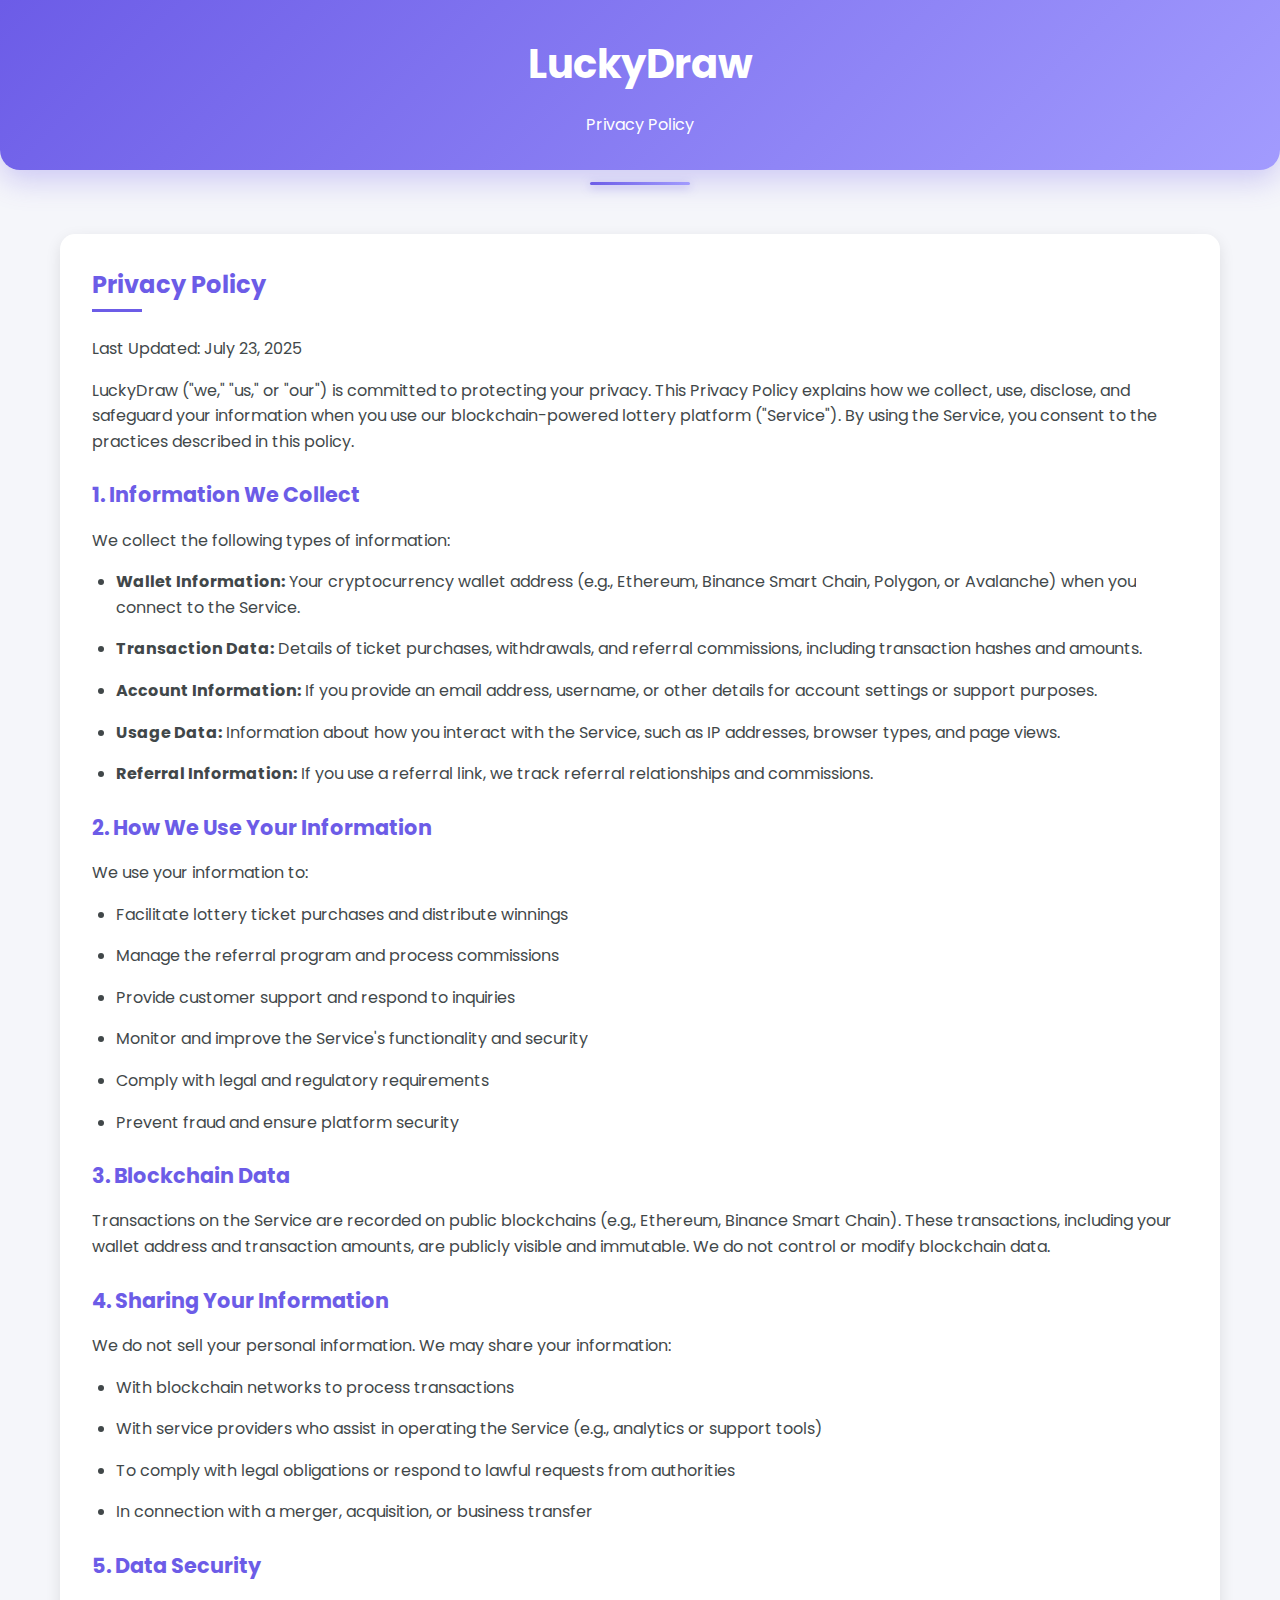
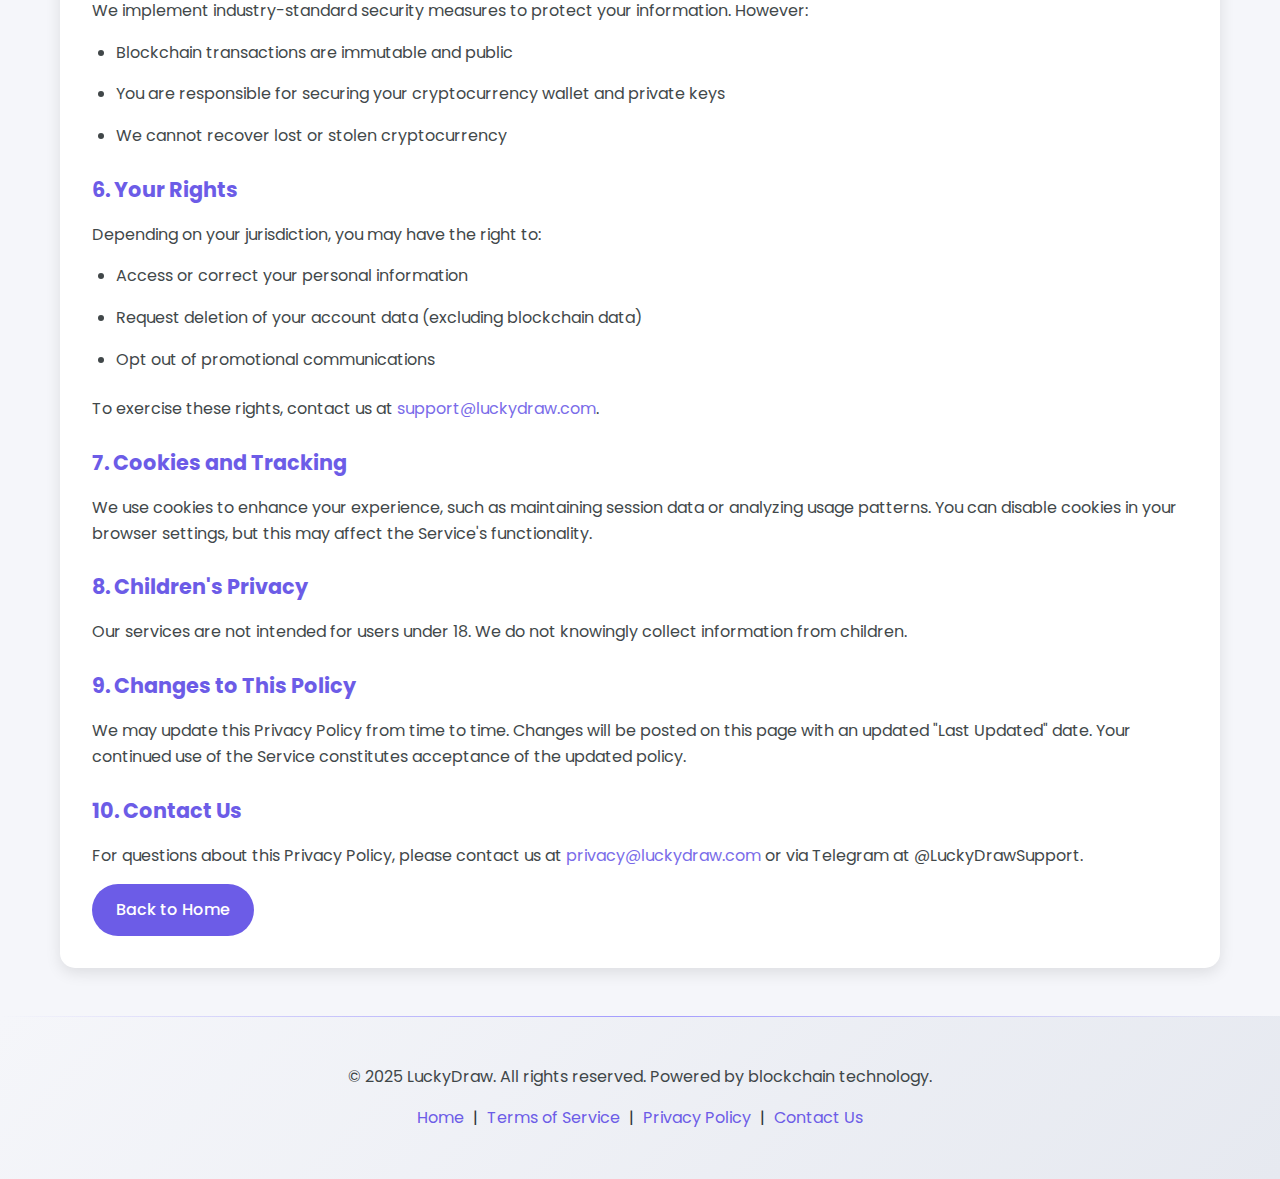
<file: Privacy Policy.html>
<!DOCTYPE html>
<html lang="en">
<head>
    <meta charset="UTF-8">
    <meta name="viewport" content="width=device-width, initial-scale=1.0">
    <title>Privacy Policy - LuckyDraw</title>
    <link rel="stylesheet" href="https://fonts.googleapis.com/css2?family=Poppins:wght@300;400;500;600;700&display=swap">
    <style>
        :root {
            --primary: #6c5ce7;
            --secondary: #a29bfe;
            --dark: #2d3436;
            --light: #f5f6fa;
            --success: #00b894;
            --danger: #d63031;
        }
        
        * {
            margin: 0;
            padding: 0;
            box-sizing: border-box;
        }
        
        body {
            font-family: 'Poppins', sans-serif;
            background-color: var(--light);
            color: var(--dark);
            line-height: 1.6;
        }
        
        .container {
            max-width: 1200px;
            margin: 0 auto;
            padding: 0 20px;
        }
        
        header {
            background: linear-gradient(135deg, var(--primary), var(--secondary));
            color: white;
            padding: 2rem 0;
            text-align: center;
            border-radius: 0 0 20px 20px;
            box-shadow: 0 10px 30px rgba(108, 92, 231, 0.3);
            margin-bottom: 4rem;
            position: relative;
        }
        
        header::after {
            content: "";
            position: absolute;
            bottom: -15px;
            left: 50%;
            transform: translateX(-50%);
            width: 100px;
            height: 3px;
            background: linear-gradient(90deg, var(--primary), var(--secondary));
            border-radius: 3px;
            box-shadow: 0 2px 10px rgba(108, 92, 231, 0.5);
        }
        
        .logo {
            font-size: 2.5rem;
            font-weight: 700;
            margin-bottom: 1rem;
        }
        
        .content-section {
            background: white;
            border-radius: 15px;
            padding: 2rem;
            margin-bottom: 3rem;
            box-shadow: 0 5px 15px rgba(0, 0, 0, 0.1);
        }
        
        .section-title {
            font-size: 1.5rem;
            margin-bottom: 1.5rem;
            color: var(--primary);
            position: relative;
            padding-bottom: 0.5rem;
        }
        
        .section-title:after {
            content: "";
            position: absolute;
            bottom: 0;
            left: 0;
            width: 50px;
            height: 3px;
            background: var(--primary);
        }
        
        h2 {
            color: var(--primary);
            margin: 1.5rem 0 1rem;
            font-size: 1.3rem;
        }
        
        p, li {
            margin-bottom: 1rem;
            color: var(--dark);
            opacity: 0.9;
        }
        
        ul {
            margin-left: 1.5rem;
            margin-bottom: 1.5rem;
        }
        
        a {
            color: var(--primary);
            text-decoration: none;
            transition: all 0.3s ease;
        }
        
        a:hover {
            color: var(--secondary);
            text-decoration: underline;
        }
        
        .btn {
            display: inline-block;
            background: var(--primary);
            color: white;
            padding: 0.8rem 1.5rem;
            border: none;
            border-radius: 50px;
            font-size: 1rem;
            font-weight: 500;
            cursor: pointer;
            transition: all 0.3s ease;
            text-decoration: none;
        }
        
        .btn:hover {
            background: var(--secondary);
            transform: translateY(-2px);
            box-shadow: 0 5px 15px rgba(108, 92, 231, 0.4);
        }
        
        footer {
            text-align: center;
            padding: 3rem 0;
            color: var(--dark);
            background: linear-gradient(135deg, #f5f6fa, #e6e9f0);
            margin-top: 3rem;
            position: relative;
        }
        
        footer::before {
            content: "";
            position: absolute;
            top: 0;
            left: 0;
            width: 100%;
            height: 1px;
            background: linear-gradient(90deg, transparent, var(--secondary), transparent);
        }
        
        .footer-links {
            margin-top: 1rem;
        }
        
        .footer-links a {
            color: var(--primary);
            text-decoration: none;
            margin: 0 5px;
            transition: all 0.3s ease;
        }
        
        .footer-links a:hover {
            color: var(--secondary);
            text-decoration: underline;
        }
        
        @media (max-width: 768px) {
            .logo {
                font-size: 2rem;
            }
        }
    </style>
</head>
<body>
    <header>
        <div class="container">
            <div class="logo">LuckyDraw</div>
            <div class="tagline">Privacy Policy</div>
        </div>
    </header>
    
    <div class="container">
        <div class="content-section">
            <h1 class="section-title">Privacy Policy</h1>
            <p>Last Updated: July 23, 2025</p>
            
            <p>LuckyDraw ("we," "us," or "our") is committed to protecting your privacy. This Privacy Policy explains how we collect, use, disclose, and safeguard your information when you use our blockchain-powered lottery platform ("Service"). By using the Service, you consent to the practices described in this policy.</p>
            
            <h2>1. Information We Collect</h2>
            <p>We collect the following types of information:</p>
            <ul>
                <li><strong>Wallet Information:</strong> Your cryptocurrency wallet address (e.g., Ethereum, Binance Smart Chain, Polygon, or Avalanche) when you connect to the Service.</li>
                <li><strong>Transaction Data:</strong> Details of ticket purchases, withdrawals, and referral commissions, including transaction hashes and amounts.</li>
                <li><strong>Account Information:</strong> If you provide an email address, username, or other details for account settings or support purposes.</li>
                <li><strong>Usage Data:</strong> Information about how you interact with the Service, such as IP addresses, browser types, and page views.</li>
                <li><strong>Referral Information:</strong> If you use a referral link, we track referral relationships and commissions.</li>
            </ul>
            
            <h2>2. How We Use Your Information</h2>
            <p>We use your information to:</p>
            <ul>
                <li>Facilitate lottery ticket purchases and distribute winnings</li>
                <li>Manage the referral program and process commissions</li>
                <li>Provide customer support and respond to inquiries</li>
                <li>Monitor and improve the Service's functionality and security</li>
                <li>Comply with legal and regulatory requirements</li>
                <li>Prevent fraud and ensure platform security</li>
            </ul>
            
            <h2>3. Blockchain Data</h2>
            <p>Transactions on the Service are recorded on public blockchains (e.g., Ethereum, Binance Smart Chain). These transactions, including your wallet address and transaction amounts, are publicly visible and immutable. We do not control or modify blockchain data.</p>
            
            <h2>4. Sharing Your Information</h2>
            <p>We do not sell your personal information. We may share your information:</p>
            <ul>
                <li>With blockchain networks to process transactions</li>
                <li>With service providers who assist in operating the Service (e.g., analytics or support tools)</li>
                <li>To comply with legal obligations or respond to lawful requests from authorities</li>
                <li>In connection with a merger, acquisition, or business transfer</li>
            </ul>
            
            <h2>5. Data Security</h2>
            <p>We implement industry-standard security measures to protect your information. However:</p>
            <ul>
                <li>Blockchain transactions are immutable and public</li>
                <li>You are responsible for securing your cryptocurrency wallet and private keys</li>
                <li>We cannot recover lost or stolen cryptocurrency</li>
            </ul>
            
            <h2>6. Your Rights</h2>
            <p>Depending on your jurisdiction, you may have the right to:</p>
            <ul>
                <li>Access or correct your personal information</li>
                <li>Request deletion of your account data (excluding blockchain data)</li>
                <li>Opt out of promotional communications</li>
            </ul>
            <p>To exercise these rights, contact us at <a href="mailto:support@luckydraw.com">support@luckydraw.com</a>.</p>
            
            <h2>7. Cookies and Tracking</h2>
            <p>We use cookies to enhance your experience, such as maintaining session data or analyzing usage patterns. You can disable cookies in your browser settings, but this may affect the Service's functionality.</p>
            
            <h2>8. Children's Privacy</h2>
            <p>Our services are not intended for users under 18. We do not knowingly collect information from children.</p>
            
            <h2>9. Changes to This Policy</h2>
            <p>We may update this Privacy Policy from time to time. Changes will be posted on this page with an updated "Last Updated" date. Your continued use of the Service constitutes acceptance of the updated policy.</p>
            
            <h2>10. Contact Us</h2>
            <p>For questions about this Privacy Policy, please contact us at <a href="mailto:privacy@luckydraw.com">privacy@luckydraw.com</a> or via Telegram at @LuckyDrawSupport.</p>
            
            <div class="text-center mt-6">
                <a href="index.html" class="btn">Back to Home</a>
            </div>
        </div>
    </div>
    
    <footer>
        <div class="container">
            <div class="footer-content">
                <p>© 2025 LuckyDraw. All rights reserved. Powered by blockchain technology.</p>
                <div class="footer-links">
                    <a href="index.html">Home</a> | 
                    <a href="terms.html">Terms of Service</a> | 
                    <a href="privacy.html">Privacy Policy</a> | 
                    <a href="#">Contact Us</a>
                </div>
            </div>
        </div>
    </footer>
</body>
</html>
</file>
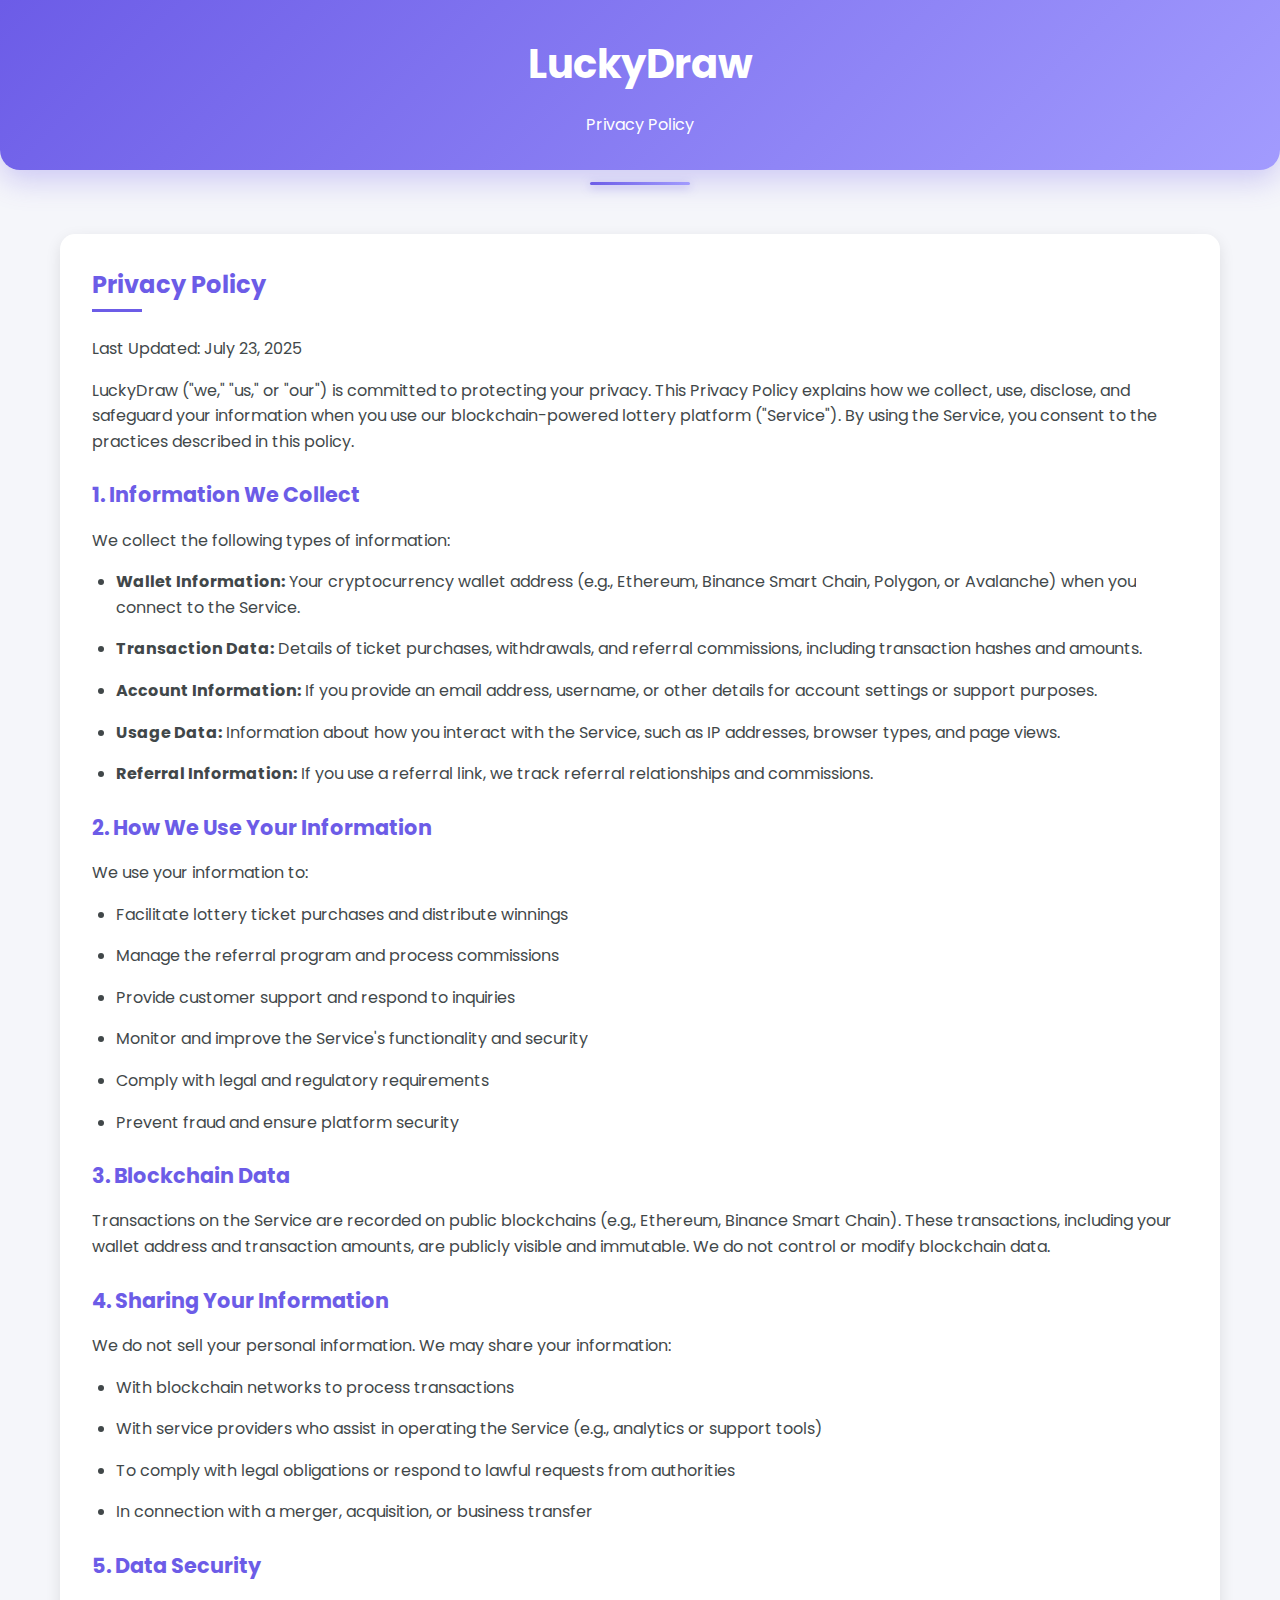
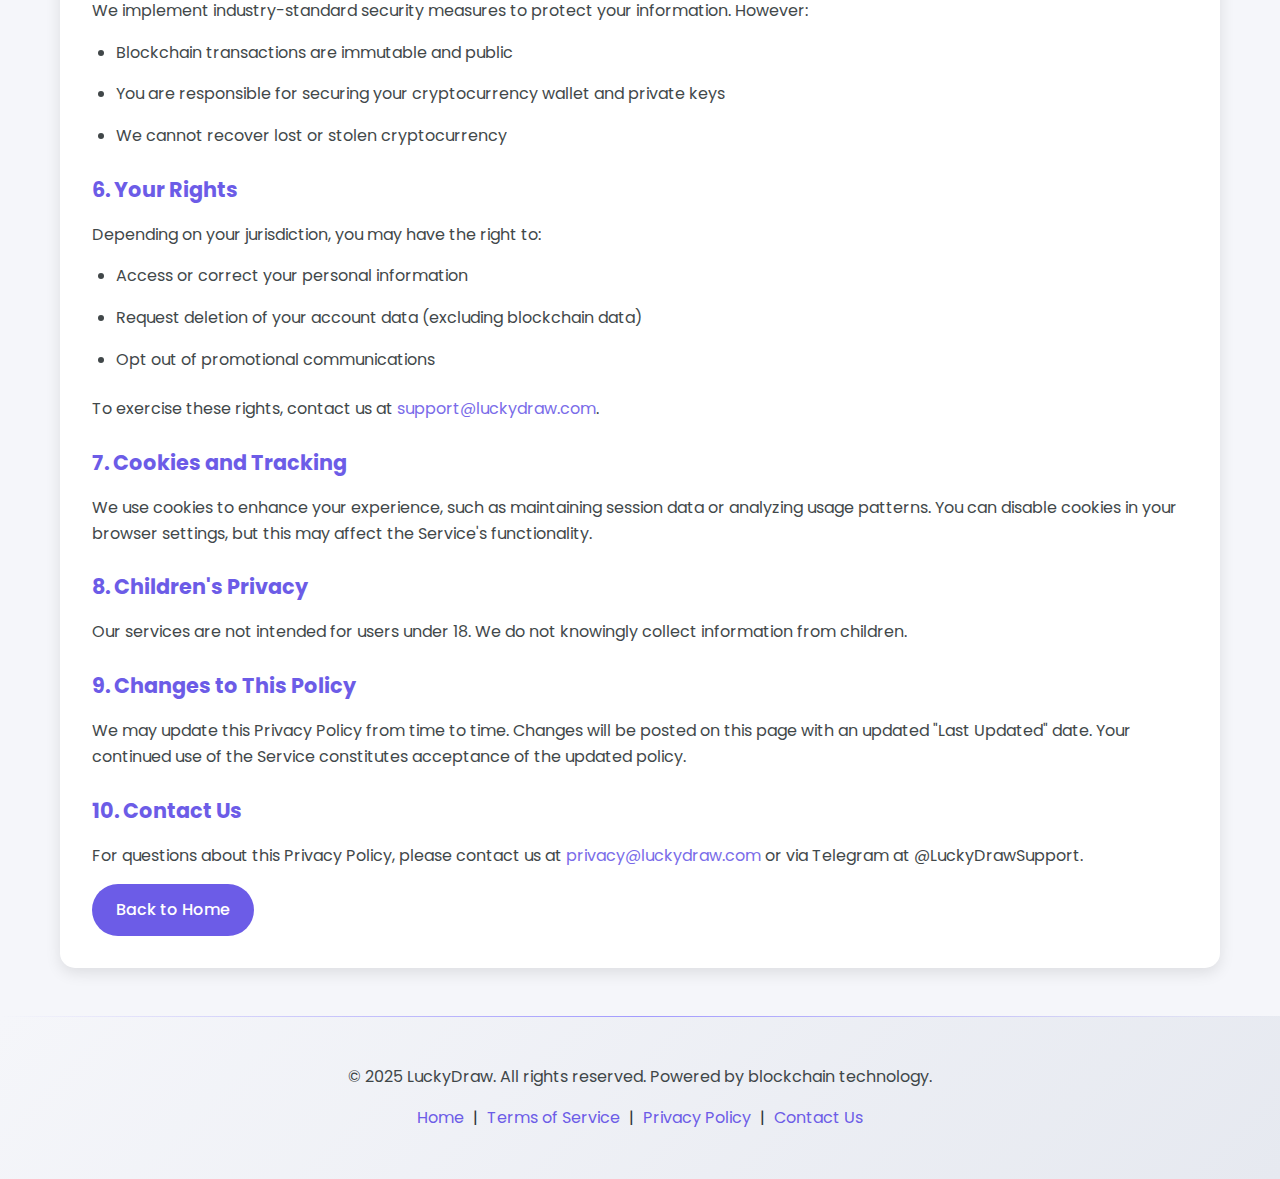
<file: privacy-policy.html>
<!DOCTYPE html>
<html lang="en">
<head>
    <meta charset="UTF-8">
    <meta name="viewport" content="width=device-width, initial-scale=1.0">
    <title>Privacy Policy - LuckyDraw</title>
    <link rel="stylesheet" href="https://fonts.googleapis.com/css2?family=Poppins:wght@300;400;500;600;700&display=swap">
    <style>
        :root {
            --primary: #6c5ce7;
            --secondary: #a29bfe;
            --dark: #2d3436;
            --light: #f5f6fa;
            --success: #00b894;
            --danger: #d63031;
        }
        
        * {
            margin: 0;
            padding: 0;
            box-sizing: border-box;
        }
        
        body {
            font-family: 'Poppins', sans-serif;
            background-color: var(--light);
            color: var(--dark);
            line-height: 1.6;
        }
        
        .container {
            max-width: 1200px;
            margin: 0 auto;
            padding: 0 20px;
        }
        
        header {
            background: linear-gradient(135deg, var(--primary), var(--secondary));
            color: white;
            padding: 2rem 0;
            text-align: center;
            border-radius: 0 0 20px 20px;
            box-shadow: 0 10px 30px rgba(108, 92, 231, 0.3);
            margin-bottom: 4rem;
            position: relative;
        }
        
        header::after {
            content: "";
            position: absolute;
            bottom: -15px;
            left: 50%;
            transform: translateX(-50%);
            width: 100px;
            height: 3px;
            background: linear-gradient(90deg, var(--primary), var(--secondary));
            border-radius: 3px;
            box-shadow: 0 2px 10px rgba(108, 92, 231, 0.5);
        }
        
        .logo {
            font-size: 2.5rem;
            font-weight: 700;
            margin-bottom: 1rem;
        }
        
        .content-section {
            background: white;
            border-radius: 15px;
            padding: 2rem;
            margin-bottom: 3rem;
            box-shadow: 0 5px 15px rgba(0, 0, 0, 0.1);
        }
        
        .section-title {
            font-size: 1.5rem;
            margin-bottom: 1.5rem;
            color: var(--primary);
            position: relative;
            padding-bottom: 0.5rem;
        }
        
        .section-title:after {
            content: "";
            position: absolute;
            bottom: 0;
            left: 0;
            width: 50px;
            height: 3px;
            background: var(--primary);
        }
        
        h2 {
            color: var(--primary);
            margin: 1.5rem 0 1rem;
            font-size: 1.3rem;
        }
        
        p, li {
            margin-bottom: 1rem;
            color: var(--dark);
            opacity: 0.9;
        }
        
        ul {
            margin-left: 1.5rem;
            margin-bottom: 1.5rem;
        }
        
        a {
            color: var(--primary);
            text-decoration: none;
            transition: all 0.3s ease;
        }
        
        a:hover {
            color: var(--secondary);
            text-decoration: underline;
        }
        
        .btn {
            display: inline-block;
            background: var(--primary);
            color: white;
            padding: 0.8rem 1.5rem;
            border: none;
            border-radius: 50px;
            font-size: 1rem;
            font-weight: 500;
            cursor: pointer;
            transition: all 0.3s ease;
            text-decoration: none;
        }
        
        .btn:hover {
            background: var(--secondary);
            transform: translateY(-2px);
            box-shadow: 0 5px 15px rgba(108, 92, 231, 0.4);
        }
        
        footer {
            text-align: center;
            padding: 3rem 0;
            color: var(--dark);
            background: linear-gradient(135deg, #f5f6fa, #e6e9f0);
            margin-top: 3rem;
            position: relative;
        }
        
        footer::before {
            content: "";
            position: absolute;
            top: 0;
            left: 0;
            width: 100%;
            height: 1px;
            background: linear-gradient(90deg, transparent, var(--secondary), transparent);
        }
        
        .footer-links {
            margin-top: 1rem;
        }
        
        .footer-links a {
            color: var(--primary);
            text-decoration: none;
            margin: 0 5px;
            transition: all 0.3s ease;
        }
        
        .footer-links a:hover {
            color: var(--secondary);
            text-decoration: underline;
        }
        
        @media (max-width: 768px) {
            .logo {
                font-size: 2rem;
            }
        }
    </style>
</head>
<body>
    <header>
        <div class="container">
            <div class="logo">LuckyDraw</div>
            <div class="tagline">Privacy Policy</div>
        </div>
    </header>
    
    <div class="container">
        <div class="content-section">
            <h1 class="section-title">Privacy Policy</h1>
            <p>Last Updated: July 23, 2025</p>
            
            <p>LuckyDraw ("we," "us," or "our") is committed to protecting your privacy. This Privacy Policy explains how we collect, use, disclose, and safeguard your information when you use our blockchain-powered lottery platform ("Service"). By using the Service, you consent to the practices described in this policy.</p>
            
            <h2>1. Information We Collect</h2>
            <p>We collect the following types of information:</p>
            <ul>
                <li><strong>Wallet Information:</strong> Your cryptocurrency wallet address (e.g., Ethereum, Binance Smart Chain, Polygon, or Avalanche) when you connect to the Service.</li>
                <li><strong>Transaction Data:</strong> Details of ticket purchases, withdrawals, and referral commissions, including transaction hashes and amounts.</li>
                <li><strong>Account Information:</strong> If you provide an email address, username, or other details for account settings or support purposes.</li>
                <li><strong>Usage Data:</strong> Information about how you interact with the Service, such as IP addresses, browser types, and page views.</li>
                <li><strong>Referral Information:</strong> If you use a referral link, we track referral relationships and commissions.</li>
            </ul>
            
            <h2>2. How We Use Your Information</h2>
            <p>We use your information to:</p>
            <ul>
                <li>Facilitate lottery ticket purchases and distribute winnings</li>
                <li>Manage the referral program and process commissions</li>
                <li>Provide customer support and respond to inquiries</li>
                <li>Monitor and improve the Service's functionality and security</li>
                <li>Comply with legal and regulatory requirements</li>
                <li>Prevent fraud and ensure platform security</li>
            </ul>
            
            <h2>3. Blockchain Data</h2>
            <p>Transactions on the Service are recorded on public blockchains (e.g., Ethereum, Binance Smart Chain). These transactions, including your wallet address and transaction amounts, are publicly visible and immutable. We do not control or modify blockchain data.</p>
            
            <h2>4. Sharing Your Information</h2>
            <p>We do not sell your personal information. We may share your information:</p>
            <ul>
                <li>With blockchain networks to process transactions</li>
                <li>With service providers who assist in operating the Service (e.g., analytics or support tools)</li>
                <li>To comply with legal obligations or respond to lawful requests from authorities</li>
                <li>In connection with a merger, acquisition, or business transfer</li>
            </ul>
            
            <h2>5. Data Security</h2>
            <p>We implement industry-standard security measures to protect your information. However:</p>
            <ul>
                <li>Blockchain transactions are immutable and public</li>
                <li>You are responsible for securing your cryptocurrency wallet and private keys</li>
                <li>We cannot recover lost or stolen cryptocurrency</li>
            </ul>
            
            <h2>6. Your Rights</h2>
            <p>Depending on your jurisdiction, you may have the right to:</p>
            <ul>
                <li>Access or correct your personal information</li>
                <li>Request deletion of your account data (excluding blockchain data)</li>
                <li>Opt out of promotional communications</li>
            </ul>
            <p>To exercise these rights, contact us at <a href="mailto:support@luckydraw.com">support@luckydraw.com</a>.</p>
            
            <h2>7. Cookies and Tracking</h2>
            <p>We use cookies to enhance your experience, such as maintaining session data or analyzing usage patterns. You can disable cookies in your browser settings, but this may affect the Service's functionality.</p>
            
            <h2>8. Children's Privacy</h2>
            <p>Our services are not intended for users under 18. We do not knowingly collect information from children.</p>
            
            <h2>9. Changes to This Policy</h2>
            <p>We may update this Privacy Policy from time to time. Changes will be posted on this page with an updated "Last Updated" date. Your continued use of the Service constitutes acceptance of the updated policy.</p>
            
            <h2>10. Contact Us</h2>
            <p>For questions about this Privacy Policy, please contact us at <a href="mailto:privacy@luckydraw.com">privacy@luckydraw.com</a> or via Telegram at @LuckyDrawSupport.</p>
            
            <div class="text-center mt-6">
                <a href="index.html" class="btn">Back to Home</a>
            </div>
        </div>
    </div>
    
    <footer>
        <div class="container">
            <div class="footer-content">
                <p>© 2025 LuckyDraw. All rights reserved. Powered by blockchain technology.</p>
                <div class="footer-links">
                    <a href="index.html">Home</a> | 
                    <a href="terms.html">Terms of Service</a> | 
                    <a href="privacy.html">Privacy Policy</a> | 
                    <a href="#">Contact Us</a>
                </div>
            </div>
        </div>
    </footer>
</body>
</html>
</file>
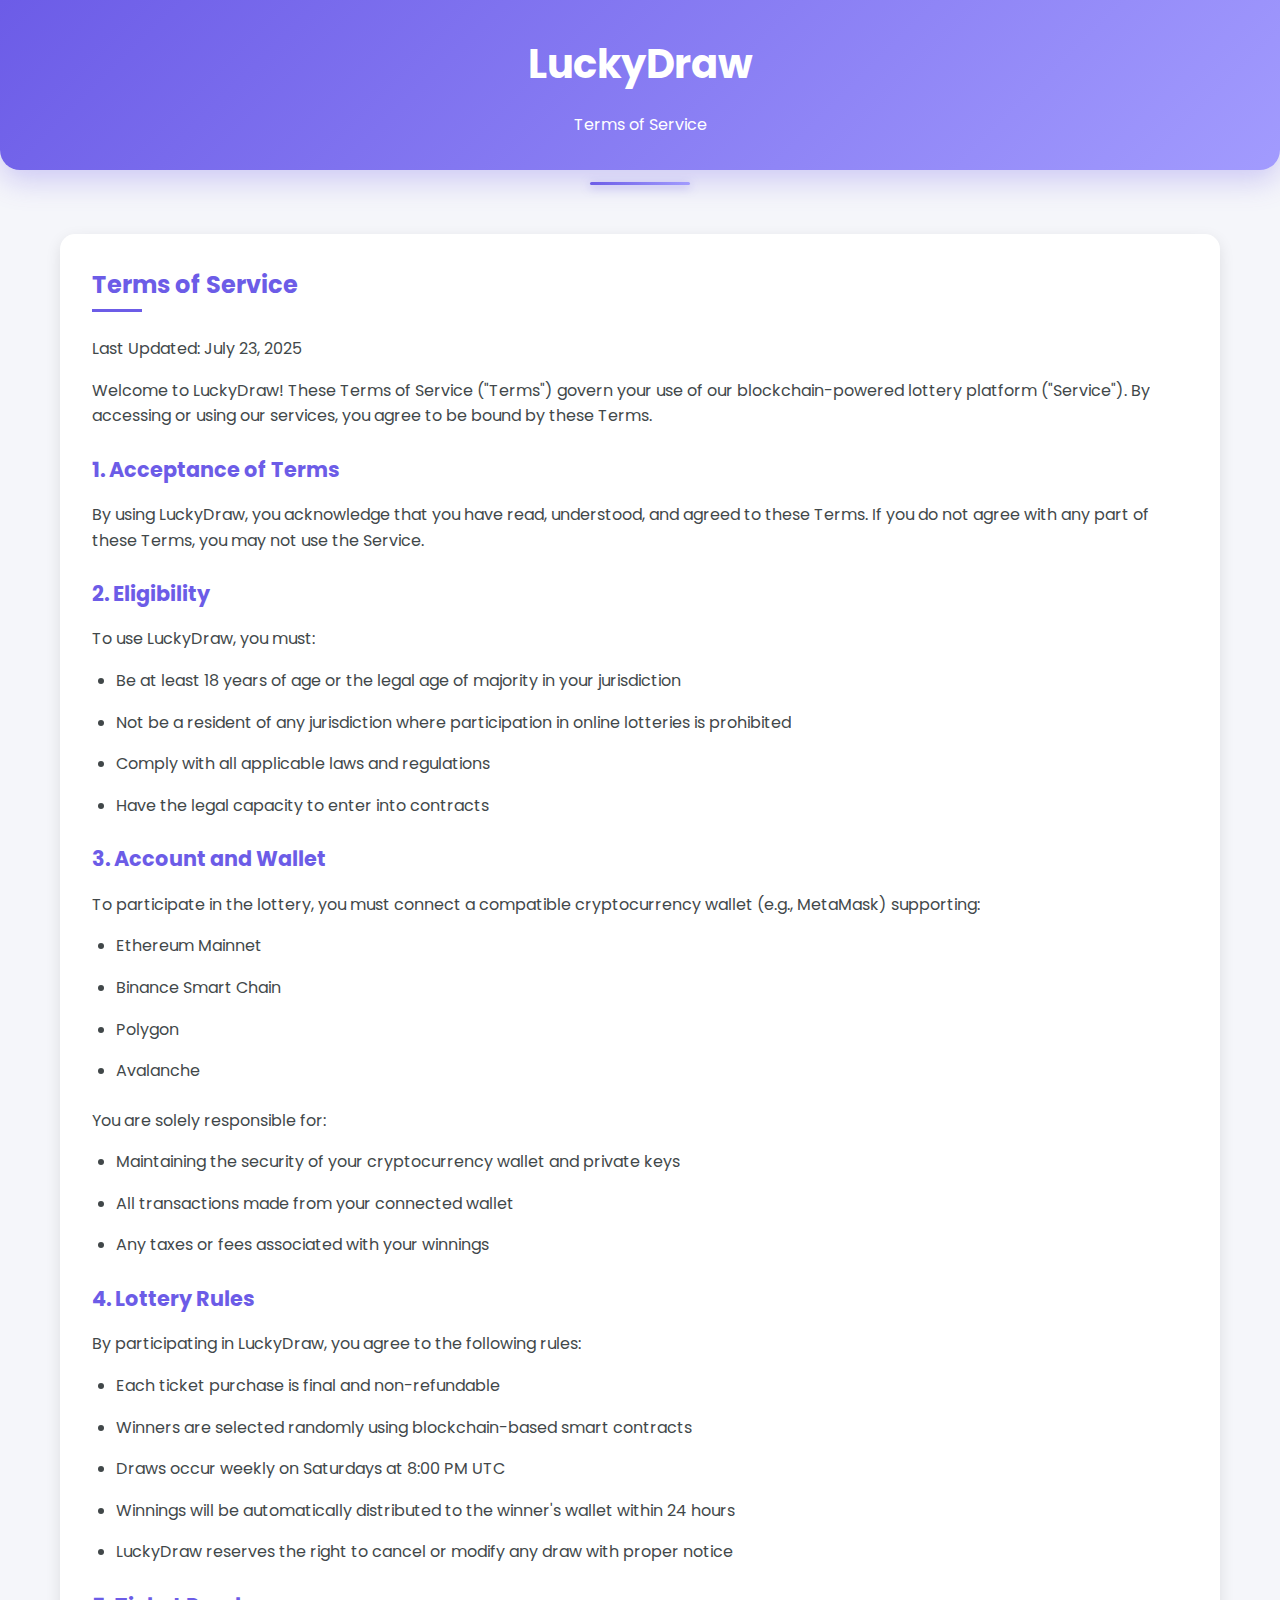
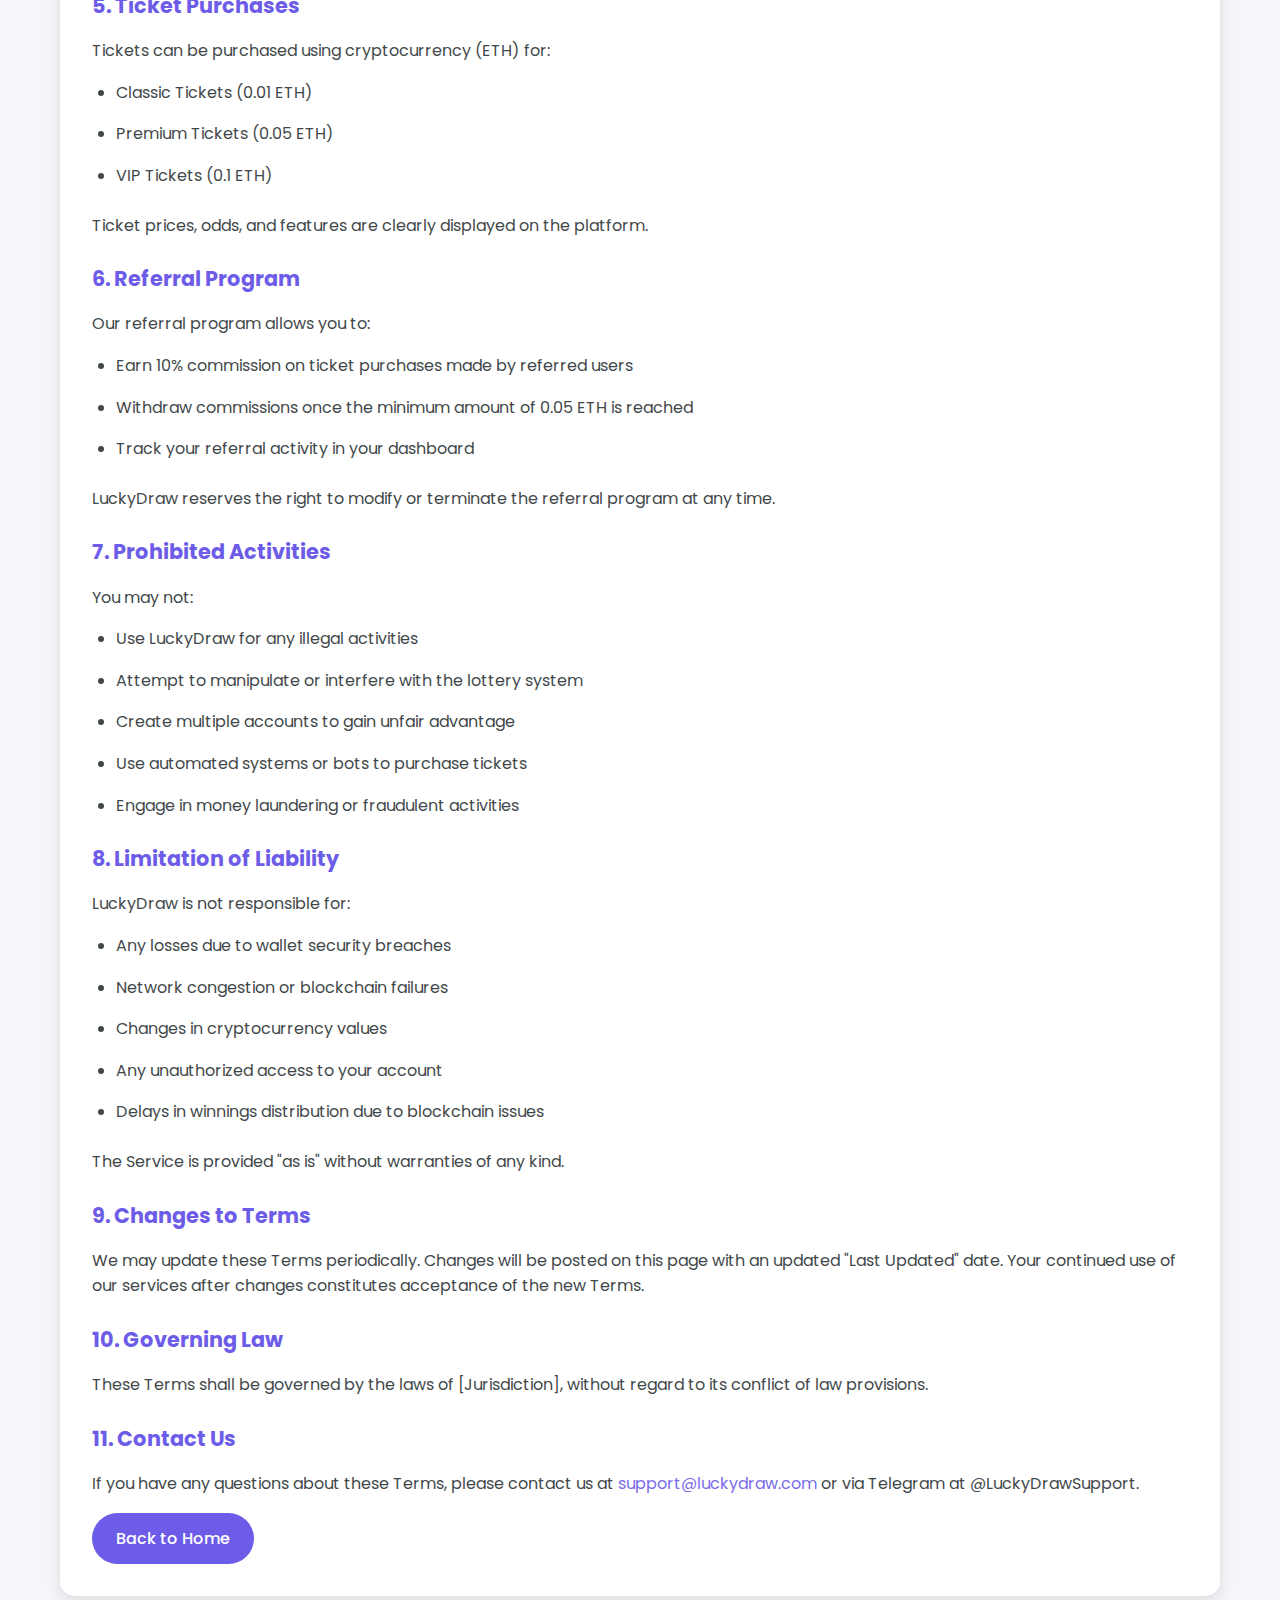
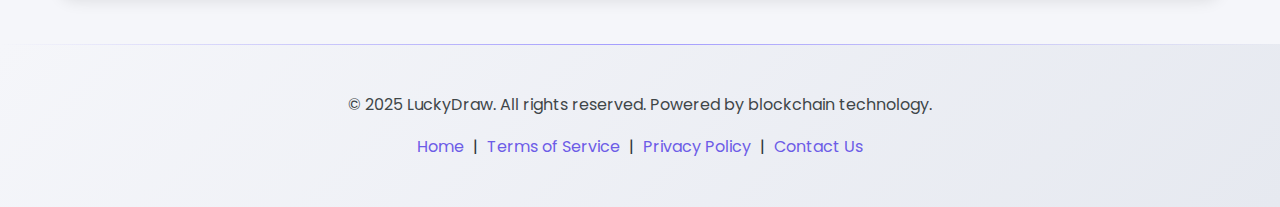
<file: Terms of Service.html>
<!DOCTYPE html>
<html lang="en">
<head>
    <meta charset="UTF-8">
    <meta name="viewport" content="width=device-width, initial-scale=1.0">
    <title>Terms of Service - LuckyDraw</title>
    <link rel="stylesheet" href="https://fonts.googleapis.com/css2?family=Poppins:wght@300;400;500;600;700&display=swap">
    <style>
        :root {
            --primary: #6c5ce7;
            --secondary: #a29bfe;
            --dark: #2d3436;
            --light: #f5f6fa;
            --success: #00b894;
            --danger: #d63031;
        }
        
        * {
            margin: 0;
            padding: 0;
            box-sizing: border-box;
        }
        
        body {
            font-family: 'Poppins', sans-serif;
            background-color: var(--light);
            color: var(--dark);
            line-height: 1.6;
        }
        
        .container {
            max-width: 1200px;
            margin: 0 auto;
            padding: 0 20px;
        }
        
        header {
            background: linear-gradient(135deg, var(--primary), var(--secondary));
            color: white;
            padding: 2rem 0;
            text-align: center;
            border-radius: 0 0 20px 20px;
            box-shadow: 0 10px 30px rgba(108, 92, 231, 0.3);
            margin-bottom: 4rem;
            position: relative;
        }
        
        header::after {
            content: "";
            position: absolute;
            bottom: -15px;
            left: 50%;
            transform: translateX(-50%);
            width: 100px;
            height: 3px;
            background: linear-gradient(90deg, var(--primary), var(--secondary));
            border-radius: 3px;
            box-shadow: 0 2px 10px rgba(108, 92, 231, 0.5);
        }
        
        .logo {
            font-size: 2.5rem;
            font-weight: 700;
            margin-bottom: 1rem;
        }
        
        .content-section {
            background: white;
            border-radius: 15px;
            padding: 2rem;
            margin-bottom: 3rem;
            box-shadow: 0 5px 15px rgba(0, 0, 0, 0.1);
        }
        
        .section-title {
            font-size: 1.5rem;
            margin-bottom: 1.5rem;
            color: var(--primary);
            position: relative;
            padding-bottom: 0.5rem;
        }
        
        .section-title:after {
            content: "";
            position: absolute;
            bottom: 0;
            left: 0;
            width: 50px;
            height: 3px;
            background: var(--primary);
        }
        
        h2 {
            color: var(--primary);
            margin: 1.5rem 0 1rem;
            font-size: 1.3rem;
        }
        
        p, li {
            margin-bottom: 1rem;
            color: var(--dark);
            opacity: 0.9;
        }
        
        ul {
            margin-left: 1.5rem;
            margin-bottom: 1.5rem;
        }
        
        a {
            color: var(--primary);
            text-decoration: none;
            transition: all 0.3s ease;
        }
        
        a:hover {
            color: var(--secondary);
            text-decoration: underline;
        }
        
        .btn {
            display: inline-block;
            background: var(--primary);
            color: white;
            padding: 0.8rem 1.5rem;
            border: none;
            border-radius: 50px;
            font-size: 1rem;
            font-weight: 500;
            cursor: pointer;
            transition: all 0.3s ease;
            text-decoration: none;
        }
        
        .btn:hover {
            background: var(--secondary);
            transform: translateY(-2px);
            box-shadow: 0 5px 15px rgba(108, 92, 231, 0.4);
        }
        
        footer {
            text-align: center;
            padding: 3rem 0;
            color: var(--dark);
            background: linear-gradient(135deg, #f5f6fa, #e6e9f0);
            margin-top: 3rem;
            position: relative;
        }
        
        footer::before {
            content: "";
            position: absolute;
            top: 0;
            left: 0;
            width: 100%;
            height: 1px;
            background: linear-gradient(90deg, transparent, var(--secondary), transparent);
        }
        
        .footer-links {
            margin-top: 1rem;
        }
        
        .footer-links a {
            color: var(--primary);
            text-decoration: none;
            margin: 0 5px;
            transition: all 0.3s ease;
        }
        
        .footer-links a:hover {
            color: var(--secondary);
            text-decoration: underline;
        }
        
        @media (max-width: 768px) {
            .logo {
                font-size: 2rem;
            }
        }
    </style>
</head>
<body>
    <header>
        <div class="container">
            <div class="logo">LuckyDraw</div>
            <div class="tagline">Terms of Service</div>
        </div>
    </header>
    
    <div class="container">
        <div class="content-section">
            <h1 class="section-title">Terms of Service</h1>
            <p>Last Updated: July 23, 2025</p>
            
            <p>Welcome to LuckyDraw! These Terms of Service ("Terms") govern your use of our blockchain-powered lottery platform ("Service"). By accessing or using our services, you agree to be bound by these Terms.</p>
            
            <h2>1. Acceptance of Terms</h2>
            <p>By using LuckyDraw, you acknowledge that you have read, understood, and agreed to these Terms. If you do not agree with any part of these Terms, you may not use the Service.</p>
            
            <h2>2. Eligibility</h2>
            <p>To use LuckyDraw, you must:</p>
            <ul>
                <li>Be at least 18 years of age or the legal age of majority in your jurisdiction</li>
                <li>Not be a resident of any jurisdiction where participation in online lotteries is prohibited</li>
                <li>Comply with all applicable laws and regulations</li>
                <li>Have the legal capacity to enter into contracts</li>
            </ul>
            
            <h2>3. Account and Wallet</h2>
            <p>To participate in the lottery, you must connect a compatible cryptocurrency wallet (e.g., MetaMask) supporting:</p>
            <ul>
                <li>Ethereum Mainnet</li>
                <li>Binance Smart Chain</li>
                <li>Polygon</li>
                <li>Avalanche</li>
            </ul>
            <p>You are solely responsible for:</p>
            <ul>
                <li>Maintaining the security of your cryptocurrency wallet and private keys</li>
                <li>All transactions made from your connected wallet</li>
                <li>Any taxes or fees associated with your winnings</li>
            </ul>
            
            <h2>4. Lottery Rules</h2>
            <p>By participating in LuckyDraw, you agree to the following rules:</p>
            <ul>
                <li>Each ticket purchase is final and non-refundable</li>
                <li>Winners are selected randomly using blockchain-based smart contracts</li>
                <li>Draws occur weekly on Saturdays at 8:00 PM UTC</li>
                <li>Winnings will be automatically distributed to the winner's wallet within 24 hours</li>
                <li>LuckyDraw reserves the right to cancel or modify any draw with proper notice</li>
            </ul>
            
            <h2>5. Ticket Purchases</h2>
            <p>Tickets can be purchased using cryptocurrency (ETH) for:</p>
            <ul>
                <li>Classic Tickets (0.01 ETH)</li>
                <li>Premium Tickets (0.05 ETH)</li>
                <li>VIP Tickets (0.1 ETH)</li>
            </ul>
            <p>Ticket prices, odds, and features are clearly displayed on the platform.</p>
            
            <h2>6. Referral Program</h2>
            <p>Our referral program allows you to:</p>
            <ul>
                <li>Earn 10% commission on ticket purchases made by referred users</li>
                <li>Withdraw commissions once the minimum amount of 0.05 ETH is reached</li>
                <li>Track your referral activity in your dashboard</li>
            </ul>
            <p>LuckyDraw reserves the right to modify or terminate the referral program at any time.</p>
            
            <h2>7. Prohibited Activities</h2>
            <p>You may not:</p>
            <ul>
                <li>Use LuckyDraw for any illegal activities</li>
                <li>Attempt to manipulate or interfere with the lottery system</li>
                <li>Create multiple accounts to gain unfair advantage</li>
                <li>Use automated systems or bots to purchase tickets</li>
                <li>Engage in money laundering or fraudulent activities</li>
            </ul>
            
            <h2>8. Limitation of Liability</h2>
            <p>LuckyDraw is not responsible for:</p>
            <ul>
                <li>Any losses due to wallet security breaches</li>
                <li>Network congestion or blockchain failures</li>
                <li>Changes in cryptocurrency values</li>
                <li>Any unauthorized access to your account</li>
                <li>Delays in winnings distribution due to blockchain issues</li>
            </ul>
            <p>The Service is provided "as is" without warranties of any kind.</p>
            
            <h2>9. Changes to Terms</h2>
            <p>We may update these Terms periodically. Changes will be posted on this page with an updated "Last Updated" date. Your continued use of our services after changes constitutes acceptance of the new Terms.</p>
            
            <h2>10. Governing Law</h2>
            <p>These Terms shall be governed by the laws of [Jurisdiction], without regard to its conflict of law provisions.</p>
            
            <h2>11. Contact Us</h2>
            <p>If you have any questions about these Terms, please contact us at <a href="mailto:support@luckydraw.com">support@luckydraw.com</a> or via Telegram at @LuckyDrawSupport.</p>
            
            <div class="text-center mt-6">
                <a href="index.html" class="btn">Back to Home</a>
            </div>
        </div>
    </div>
    
    <footer>
        <div class="container">
            <div class="footer-content">
                <p>© 2025 LuckyDraw. All rights reserved. Powered by blockchain technology.</p>
                <div class="footer-links">
                    <a href="index.html">Home</a> | 
                    <a href="terms.html">Terms of Service</a> | 
                    <a href="privacy.html">Privacy Policy</a> | 
                    <a href="#">Contact Us</a>
                </div>
            </div>
        </div>
    </footer>
</body>
</html>
</file>
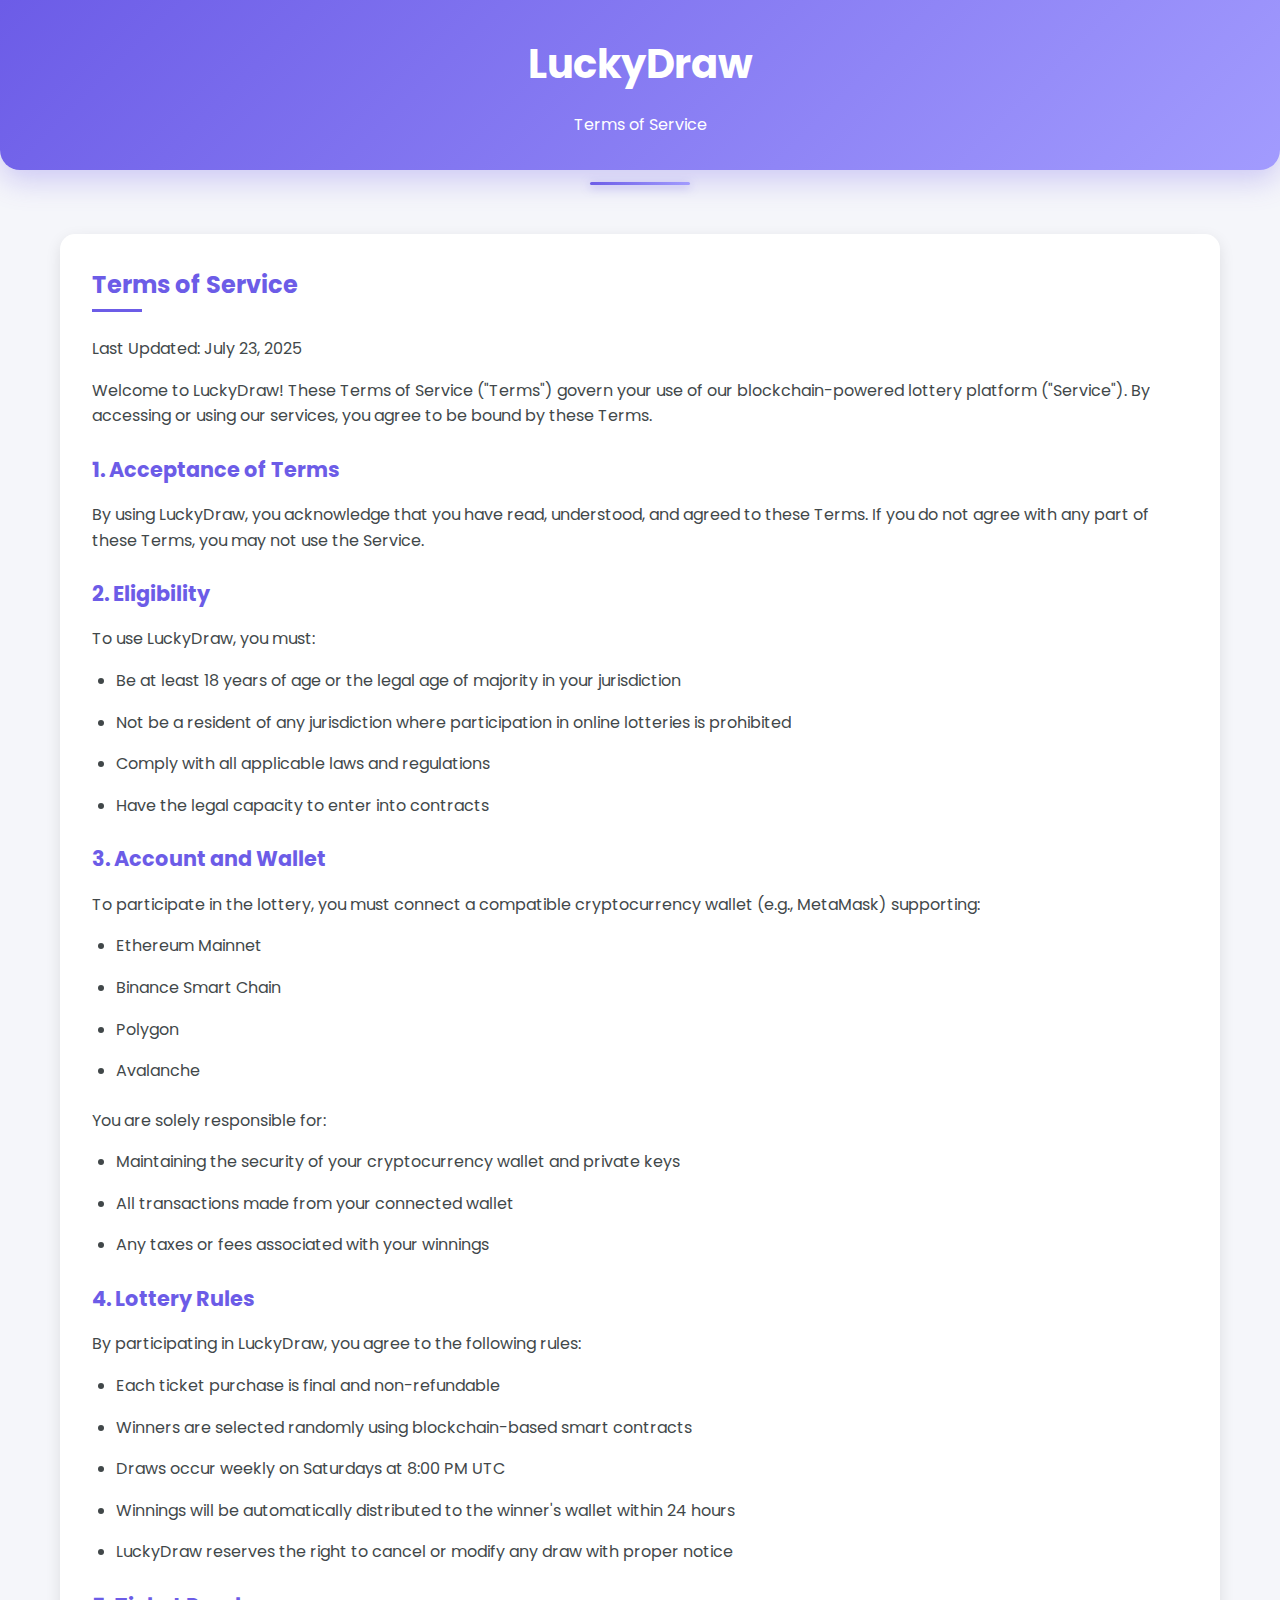
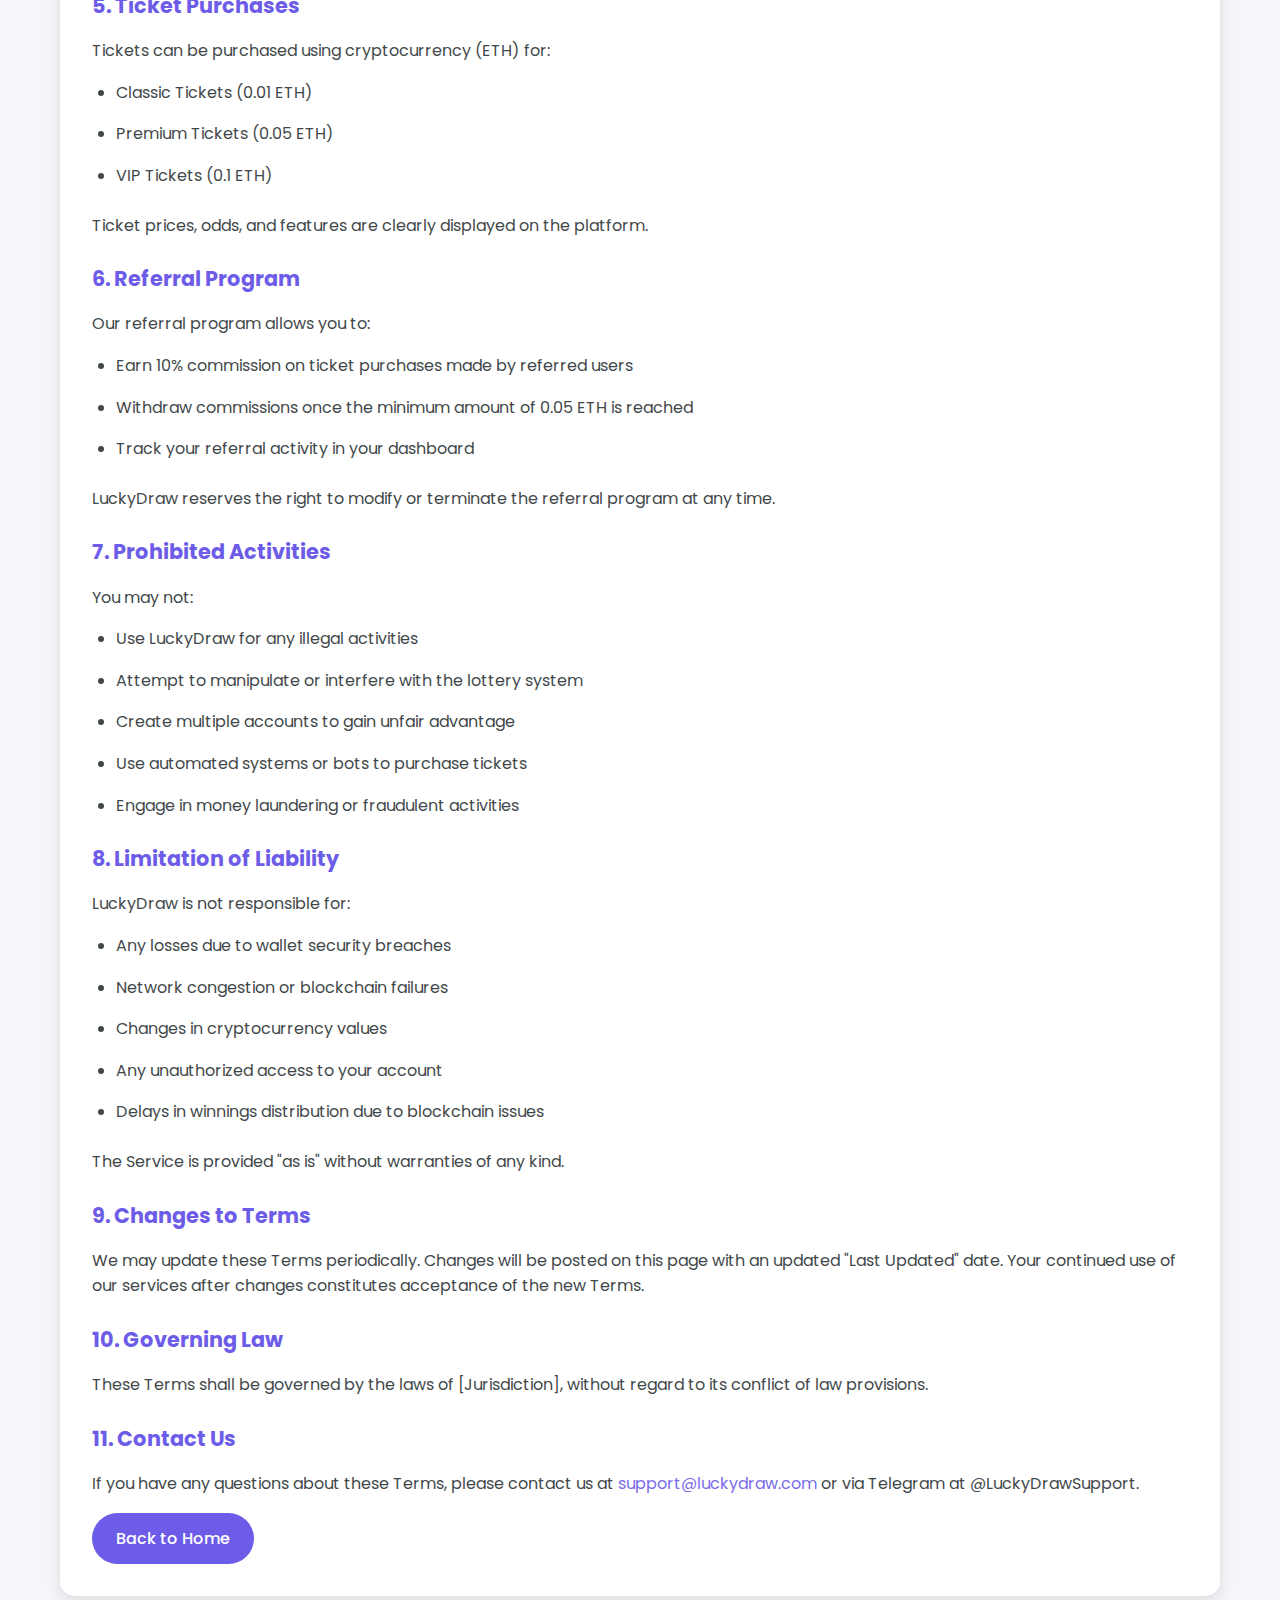
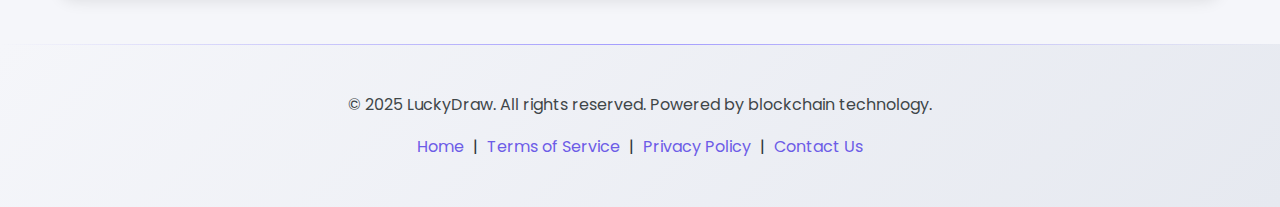
<file: terms-of-service.html>
<!DOCTYPE html>
<html lang="en">
<head>
    <meta charset="UTF-8">
    <meta name="viewport" content="width=device-width, initial-scale=1.0">
    <title>Terms of Service - LuckyDraw</title>
    <link rel="stylesheet" href="https://fonts.googleapis.com/css2?family=Poppins:wght@300;400;500;600;700&display=swap">
    <style>
        :root {
            --primary: #6c5ce7;
            --secondary: #a29bfe;
            --dark: #2d3436;
            --light: #f5f6fa;
            --success: #00b894;
            --danger: #d63031;
        }
        
        * {
            margin: 0;
            padding: 0;
            box-sizing: border-box;
        }
        
        body {
            font-family: 'Poppins', sans-serif;
            background-color: var(--light);
            color: var(--dark);
            line-height: 1.6;
        }
        
        .container {
            max-width: 1200px;
            margin: 0 auto;
            padding: 0 20px;
        }
        
        header {
            background: linear-gradient(135deg, var(--primary), var(--secondary));
            color: white;
            padding: 2rem 0;
            text-align: center;
            border-radius: 0 0 20px 20px;
            box-shadow: 0 10px 30px rgba(108, 92, 231, 0.3);
            margin-bottom: 4rem;
            position: relative;
        }
        
        header::after {
            content: "";
            position: absolute;
            bottom: -15px;
            left: 50%;
            transform: translateX(-50%);
            width: 100px;
            height: 3px;
            background: linear-gradient(90deg, var(--primary), var(--secondary));
            border-radius: 3px;
            box-shadow: 0 2px 10px rgba(108, 92, 231, 0.5);
        }
        
        .logo {
            font-size: 2.5rem;
            font-weight: 700;
            margin-bottom: 1rem;
        }
        
        .content-section {
            background: white;
            border-radius: 15px;
            padding: 2rem;
            margin-bottom: 3rem;
            box-shadow: 0 5px 15px rgba(0, 0, 0, 0.1);
        }
        
        .section-title {
            font-size: 1.5rem;
            margin-bottom: 1.5rem;
            color: var(--primary);
            position: relative;
            padding-bottom: 0.5rem;
        }
        
        .section-title:after {
            content: "";
            position: absolute;
            bottom: 0;
            left: 0;
            width: 50px;
            height: 3px;
            background: var(--primary);
        }
        
        h2 {
            color: var(--primary);
            margin: 1.5rem 0 1rem;
            font-size: 1.3rem;
        }
        
        p, li {
            margin-bottom: 1rem;
            color: var(--dark);
            opacity: 0.9;
        }
        
        ul {
            margin-left: 1.5rem;
            margin-bottom: 1.5rem;
        }
        
        a {
            color: var(--primary);
            text-decoration: none;
            transition: all 0.3s ease;
        }
        
        a:hover {
            color: var(--secondary);
            text-decoration: underline;
        }
        
        .btn {
            display: inline-block;
            background: var(--primary);
            color: white;
            padding: 0.8rem 1.5rem;
            border: none;
            border-radius: 50px;
            font-size: 1rem;
            font-weight: 500;
            cursor: pointer;
            transition: all 0.3s ease;
            text-decoration: none;
        }
        
        .btn:hover {
            background: var(--secondary);
            transform: translateY(-2px);
            box-shadow: 0 5px 15px rgba(108, 92, 231, 0.4);
        }
        
        footer {
            text-align: center;
            padding: 3rem 0;
            color: var(--dark);
            background: linear-gradient(135deg, #f5f6fa, #e6e9f0);
            margin-top: 3rem;
            position: relative;
        }
        
        footer::before {
            content: "";
            position: absolute;
            top: 0;
            left: 0;
            width: 100%;
            height: 1px;
            background: linear-gradient(90deg, transparent, var(--secondary), transparent);
        }
        
        .footer-links {
            margin-top: 1rem;
        }
        
        .footer-links a {
            color: var(--primary);
            text-decoration: none;
            margin: 0 5px;
            transition: all 0.3s ease;
        }
        
        .footer-links a:hover {
            color: var(--secondary);
            text-decoration: underline;
        }
        
        @media (max-width: 768px) {
            .logo {
                font-size: 2rem;
            }
        }
    </style>
</head>
<body>
    <header>
        <div class="container">
            <div class="logo">LuckyDraw</div>
            <div class="tagline">Terms of Service</div>
        </div>
    </header>
    
    <div class="container">
        <div class="content-section">
            <h1 class="section-title">Terms of Service</h1>
            <p>Last Updated: July 23, 2025</p>
            
            <p>Welcome to LuckyDraw! These Terms of Service ("Terms") govern your use of our blockchain-powered lottery platform ("Service"). By accessing or using our services, you agree to be bound by these Terms.</p>
            
            <h2>1. Acceptance of Terms</h2>
            <p>By using LuckyDraw, you acknowledge that you have read, understood, and agreed to these Terms. If you do not agree with any part of these Terms, you may not use the Service.</p>
            
            <h2>2. Eligibility</h2>
            <p>To use LuckyDraw, you must:</p>
            <ul>
                <li>Be at least 18 years of age or the legal age of majority in your jurisdiction</li>
                <li>Not be a resident of any jurisdiction where participation in online lotteries is prohibited</li>
                <li>Comply with all applicable laws and regulations</li>
                <li>Have the legal capacity to enter into contracts</li>
            </ul>
            
            <h2>3. Account and Wallet</h2>
            <p>To participate in the lottery, you must connect a compatible cryptocurrency wallet (e.g., MetaMask) supporting:</p>
            <ul>
                <li>Ethereum Mainnet</li>
                <li>Binance Smart Chain</li>
                <li>Polygon</li>
                <li>Avalanche</li>
            </ul>
            <p>You are solely responsible for:</p>
            <ul>
                <li>Maintaining the security of your cryptocurrency wallet and private keys</li>
                <li>All transactions made from your connected wallet</li>
                <li>Any taxes or fees associated with your winnings</li>
            </ul>
            
            <h2>4. Lottery Rules</h2>
            <p>By participating in LuckyDraw, you agree to the following rules:</p>
            <ul>
                <li>Each ticket purchase is final and non-refundable</li>
                <li>Winners are selected randomly using blockchain-based smart contracts</li>
                <li>Draws occur weekly on Saturdays at 8:00 PM UTC</li>
                <li>Winnings will be automatically distributed to the winner's wallet within 24 hours</li>
                <li>LuckyDraw reserves the right to cancel or modify any draw with proper notice</li>
            </ul>
            
            <h2>5. Ticket Purchases</h2>
            <p>Tickets can be purchased using cryptocurrency (ETH) for:</p>
            <ul>
                <li>Classic Tickets (0.01 ETH)</li>
                <li>Premium Tickets (0.05 ETH)</li>
                <li>VIP Tickets (0.1 ETH)</li>
            </ul>
            <p>Ticket prices, odds, and features are clearly displayed on the platform.</p>
            
            <h2>6. Referral Program</h2>
            <p>Our referral program allows you to:</p>
            <ul>
                <li>Earn 10% commission on ticket purchases made by referred users</li>
                <li>Withdraw commissions once the minimum amount of 0.05 ETH is reached</li>
                <li>Track your referral activity in your dashboard</li>
            </ul>
            <p>LuckyDraw reserves the right to modify or terminate the referral program at any time.</p>
            
            <h2>7. Prohibited Activities</h2>
            <p>You may not:</p>
            <ul>
                <li>Use LuckyDraw for any illegal activities</li>
                <li>Attempt to manipulate or interfere with the lottery system</li>
                <li>Create multiple accounts to gain unfair advantage</li>
                <li>Use automated systems or bots to purchase tickets</li>
                <li>Engage in money laundering or fraudulent activities</li>
            </ul>
            
            <h2>8. Limitation of Liability</h2>
            <p>LuckyDraw is not responsible for:</p>
            <ul>
                <li>Any losses due to wallet security breaches</li>
                <li>Network congestion or blockchain failures</li>
                <li>Changes in cryptocurrency values</li>
                <li>Any unauthorized access to your account</li>
                <li>Delays in winnings distribution due to blockchain issues</li>
            </ul>
            <p>The Service is provided "as is" without warranties of any kind.</p>
            
            <h2>9. Changes to Terms</h2>
            <p>We may update these Terms periodically. Changes will be posted on this page with an updated "Last Updated" date. Your continued use of our services after changes constitutes acceptance of the new Terms.</p>
            
            <h2>10. Governing Law</h2>
            <p>These Terms shall be governed by the laws of [Jurisdiction], without regard to its conflict of law provisions.</p>
            
            <h2>11. Contact Us</h2>
            <p>If you have any questions about these Terms, please contact us at <a href="mailto:support@luckydraw.com">support@luckydraw.com</a> or via Telegram at @LuckyDrawSupport.</p>
            
            <div class="text-center mt-6">
                <a href="index.html" class="btn">Back to Home</a>
            </div>
        </div>
    </div>
    
    <footer>
        <div class="container">
            <div class="footer-content">
                <p>© 2025 LuckyDraw. All rights reserved. Powered by blockchain technology.</p>
                <div class="footer-links">
                    <a href="index.html">Home</a> | 
                    <a href="terms.html">Terms of Service</a> | 
                    <a href="privacy.html">Privacy Policy</a> | 
                    <a href="#">Contact Us</a>
                </div>
            </div>
        </div>
    </footer>
</body>
</html>
</file>
